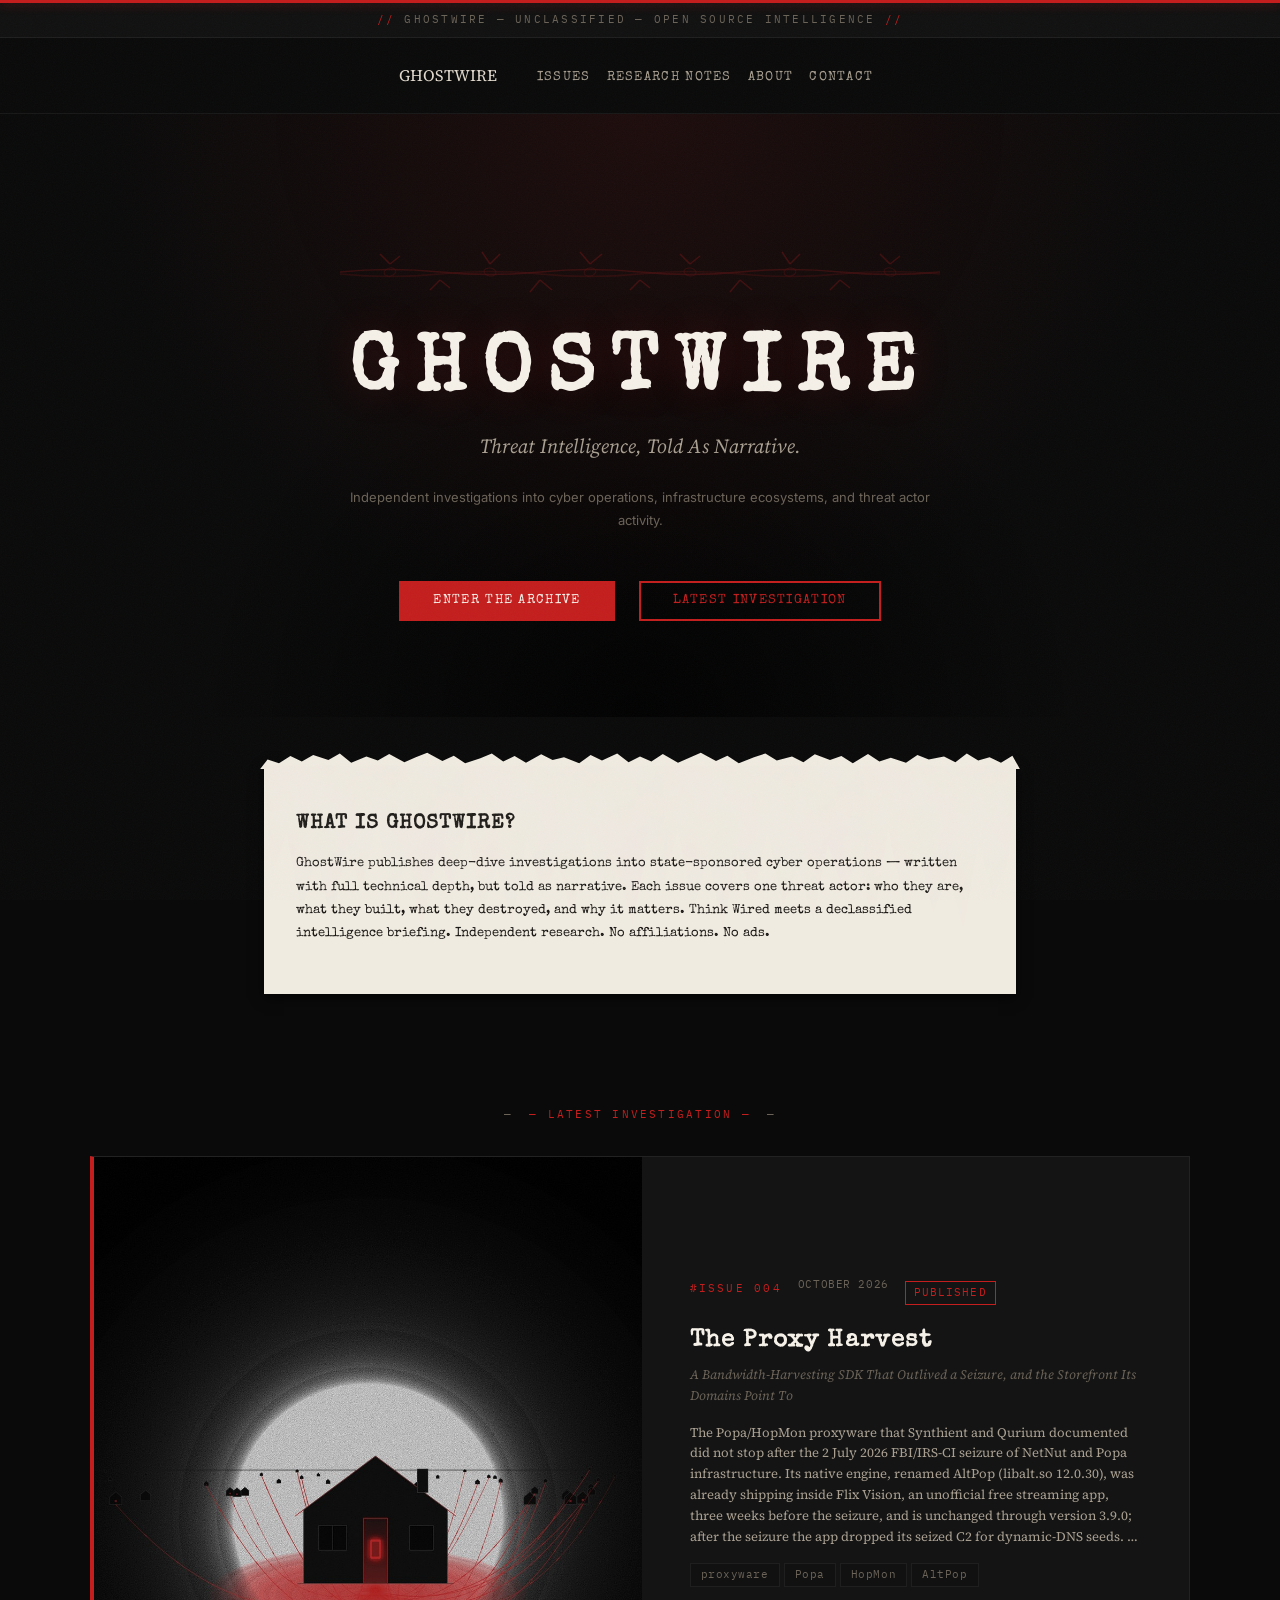
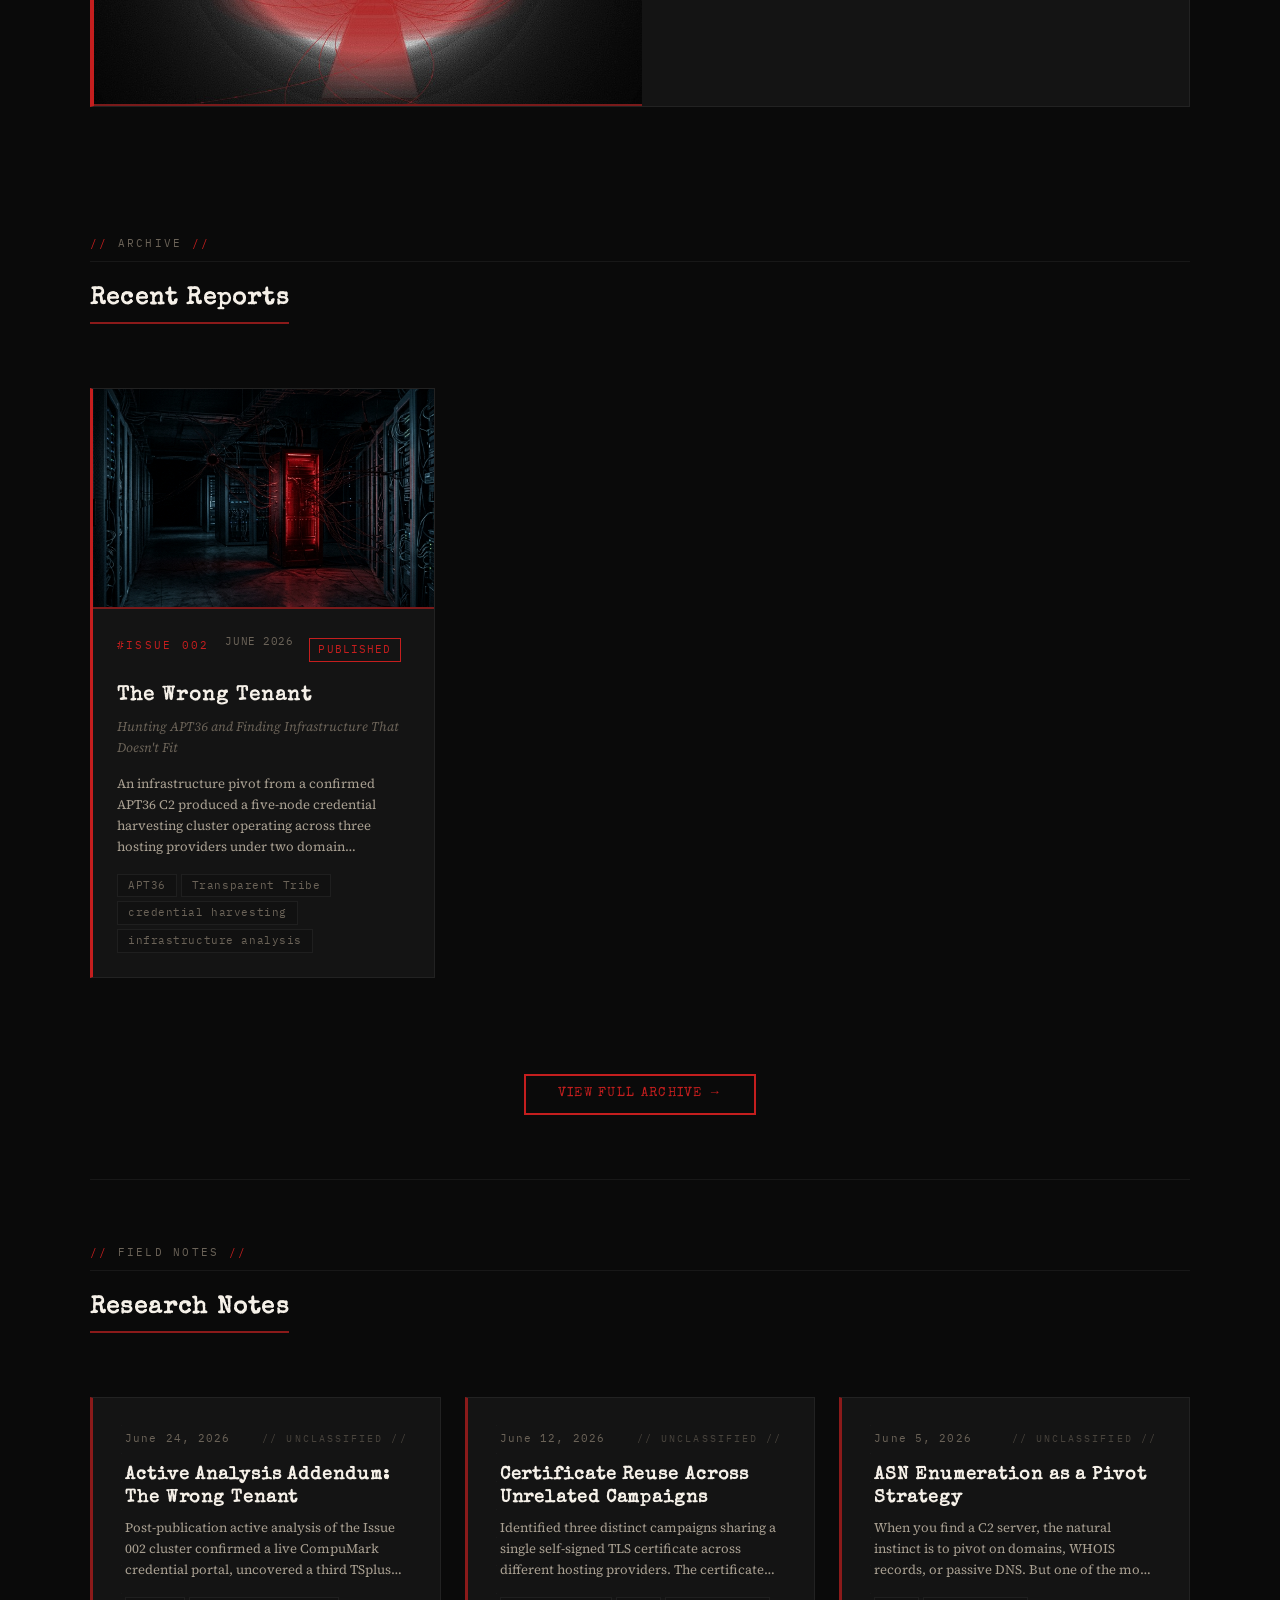
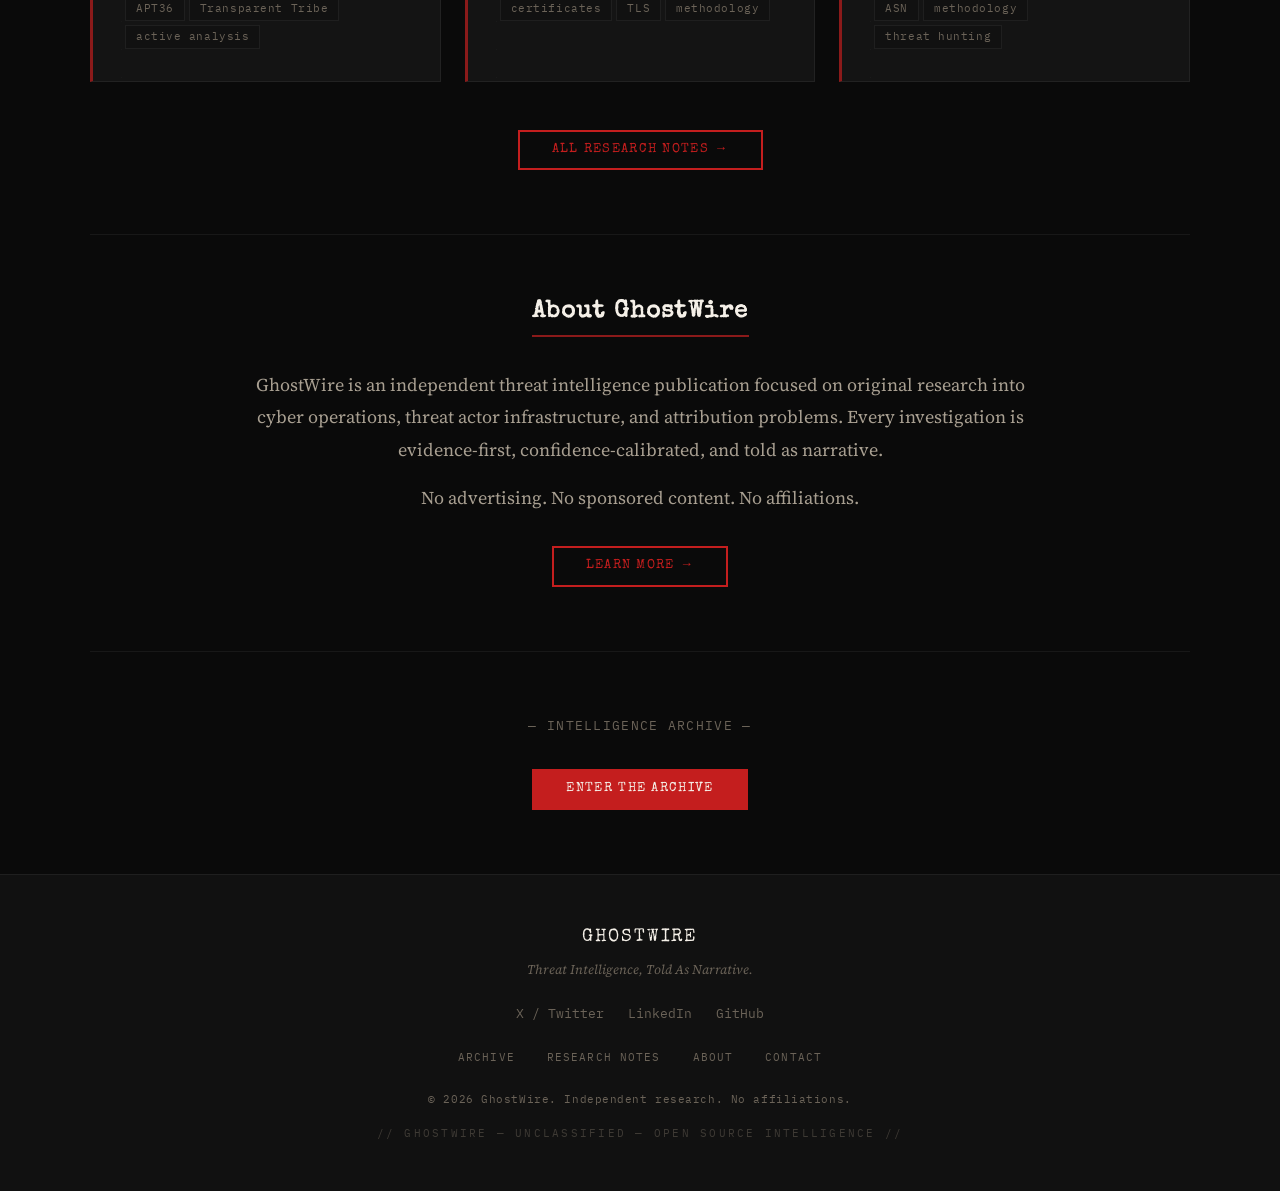
<file: index.html>
<!DOCTYPE html>
<html lang="en">
<head>
  <meta charset="UTF-8">
  <meta name="viewport" content="width=device-width, initial-scale=1.0">
  <title>GhostWire — Threat Intelligence, Told As Narrative</title>
  <meta name="description" content="GhostWire is an independent threat intelligence publication. Original investigations into threat actors, cyber operations, infrastructure ecosystems, and attribution problems.">
  <meta name="keywords" content="threat intelligence, cyber operations, threat actors, malware analysis, infrastructure analysis, APT, GhostWire">
  <meta name="author" content="GhostWire">

  <!-- Open Graph -->
  <meta property="og:title" content="GhostWire — Threat Intelligence, Told As Narrative">
  <meta property="og:description" content="Independent investigations into cyber operations, infrastructure ecosystems, and threat actor activity.">
  <meta property="og:type" content="website">
  <meta property="og:url" content="https://ghostwireintel.page">

  <!-- Twitter -->
  <meta name="twitter:card" content="summary_large_image">
  <meta name="twitter:site" content="@GhostWireCTI">
  <meta name="twitter:title" content="GhostWire — Threat Intelligence, Told As Narrative">

  <link rel="icon" type="image/svg+xml" href="favicon.svg">
  <link rel="canonical" href="https://ghostwireintel.page/">

  <!-- Fonts -->
  <link rel="preconnect" href="https://fonts.googleapis.com">
  <link rel="preconnect" href="https://fonts.gstatic.com" crossorigin>
  <link href="https://fonts.googleapis.com/css2?family=IBM+Plex+Mono:wght@300;400;500;600&family=Inter:wght@300;400;500;600&family=Source+Serif+4:ital,wght@0,300;0,400;0,600;0,700;1,300;1,400&family=Special+Elite&display=swap" rel="stylesheet">

  <!-- Styles -->
  <link rel="stylesheet" href="css/reset.css">
  <link rel="stylesheet" href="css/variables.css">
  <link rel="stylesheet" href="css/base.css">
  <link rel="stylesheet" href="css/components.css">
  <link rel="stylesheet" href="css/addendum.css">
  <link rel="stylesheet" href="css/torn-paper.css">
  <link rel="stylesheet" href="css/home.css">
  <link rel="stylesheet" href="css/notes.css">
  <link rel="stylesheet" href="css/responsive.css">
</head>
<body>
  <!-- Classification Bar -->
  <div id="classification-bar"></div>

  <!-- Navigation -->
  <nav id="main-nav"></nav>

  <!-- Hero Section -->
  <section class="hero" id="hero"></section>

  <!-- What Is GhostWire (Torn Paper) -->
  <section class="container about-brief">
    <div class="torn-paper paper-texture">
      <h2 class="torn-paper-title">What is GhostWire?</h2>
      <div class="torn-paper-body">
        <p>GhostWire publishes deep-dive investigations into state-sponsored cyber operations — written with full technical depth, but told as narrative. Each issue covers one threat actor: who they are, what they built, what they destroyed, and why it matters. Think Wired meets a declassified intelligence briefing. Independent research. No affiliations. No ads.</p>
      </div>
    </div>
  </section>

  <!-- Featured Report -->
  <section class="featured-section container" id="featured" >
    <div id="featured-report"></div>
  </section>

  <!-- Recent Reports -->
  <section class="recent-section container" id="recent-reports"></section>

  <!-- Research Notes Preview -->
  <section class="notes-preview-section container" id="recent-notes"></section>

  <!-- About GhostWire (Brief) -->
  <section class="about-home-section container">
    <div class="about-home-content">
      <h2 class="section-title">About GhostWire</h2>
      <p>GhostWire is an independent threat intelligence publication focused on original research into cyber operations, threat actor infrastructure, and attribution problems. Every investigation is evidence-first, confidence-calibrated, and told as narrative.</p>
      <p>No advertising. No sponsored content. No affiliations.</p>
      <div style="margin-top: var(--space-xl);">
        <a href="about.html" class="btn btn-outline">Learn More →</a>
      </div>
    </div>
  </section>

  <!-- Archive CTA -->
  <section class="archive-cta-section container">
    <p>— Intelligence Archive —</p>
    <a href="archive.html" class="btn btn-primary">Enter the Archive</a>
  </section>

  <!-- Footer -->
  <footer id="footer"></footer>

  <!-- Scripts -->
  <script src="js/data.js"></script>
  <script src="js/components.js"></script>
  <script src="js/home.js"></script>
</body>
</html>
</file>
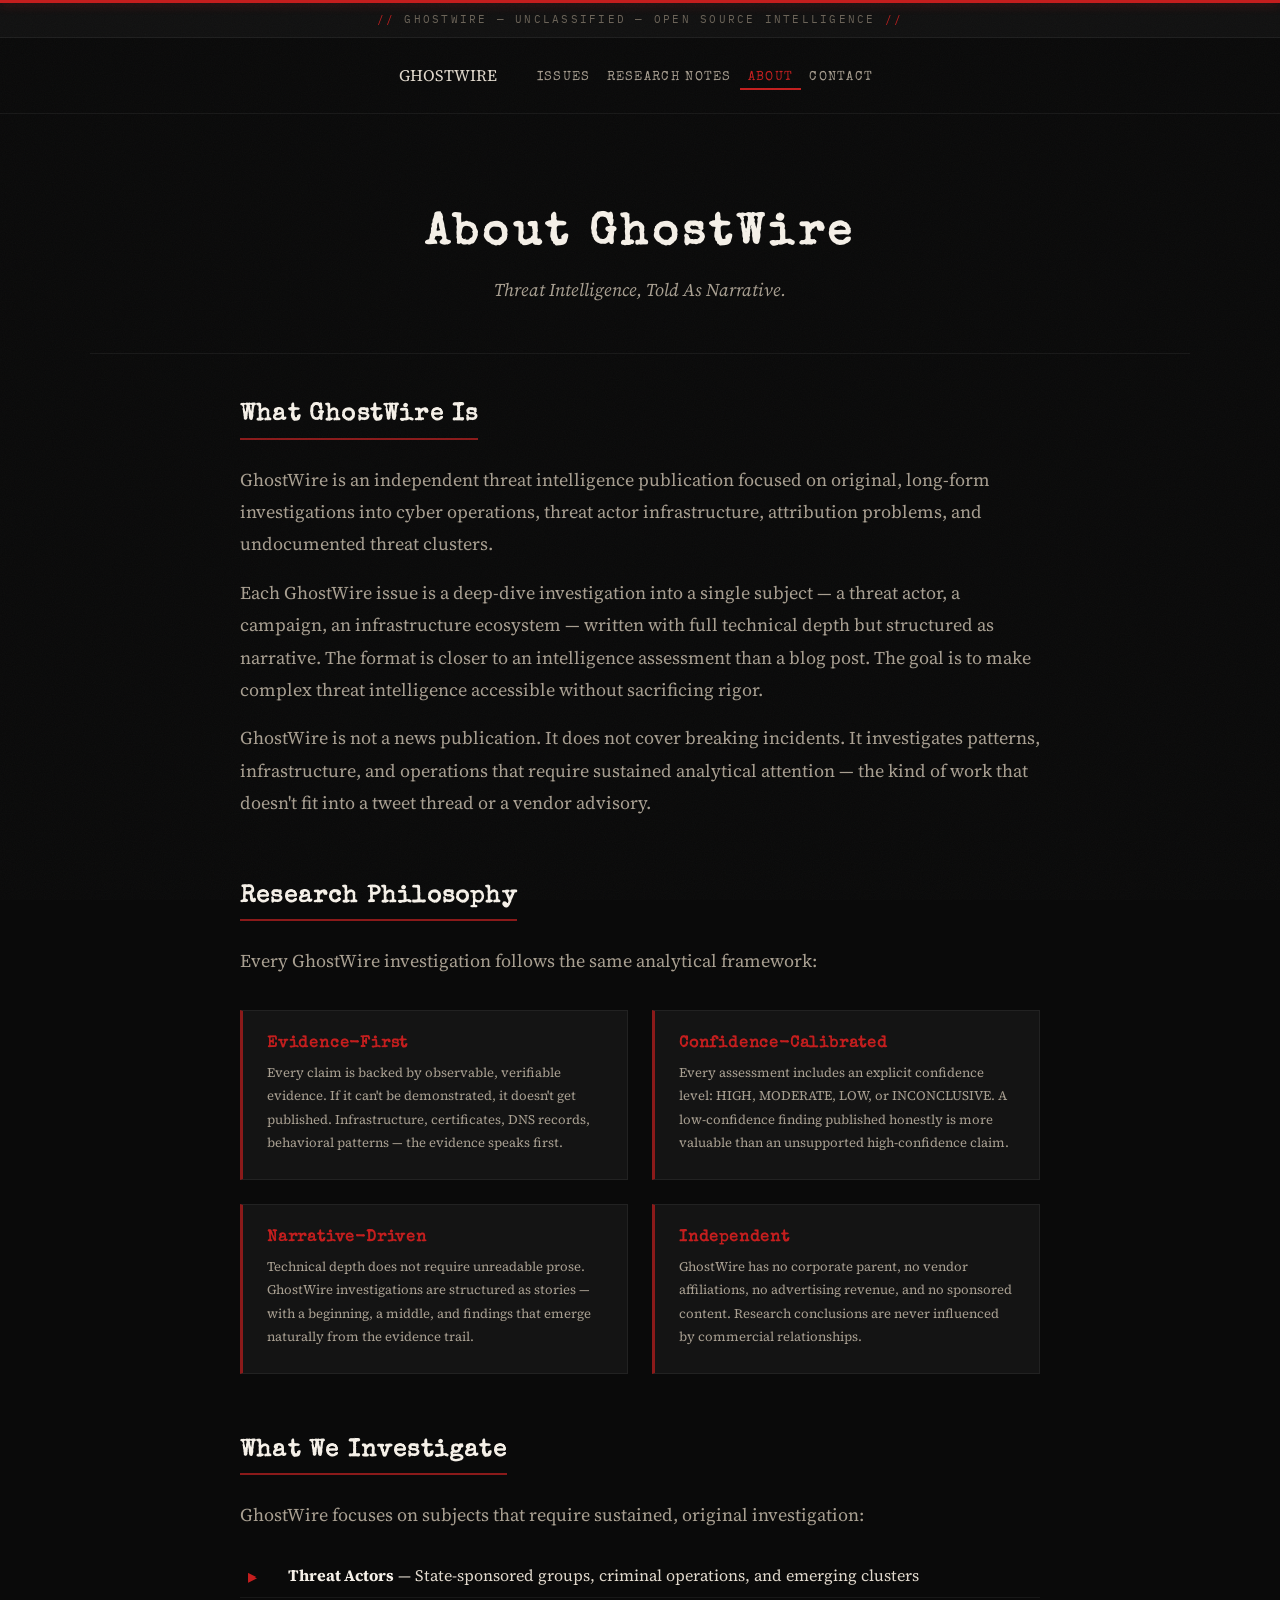
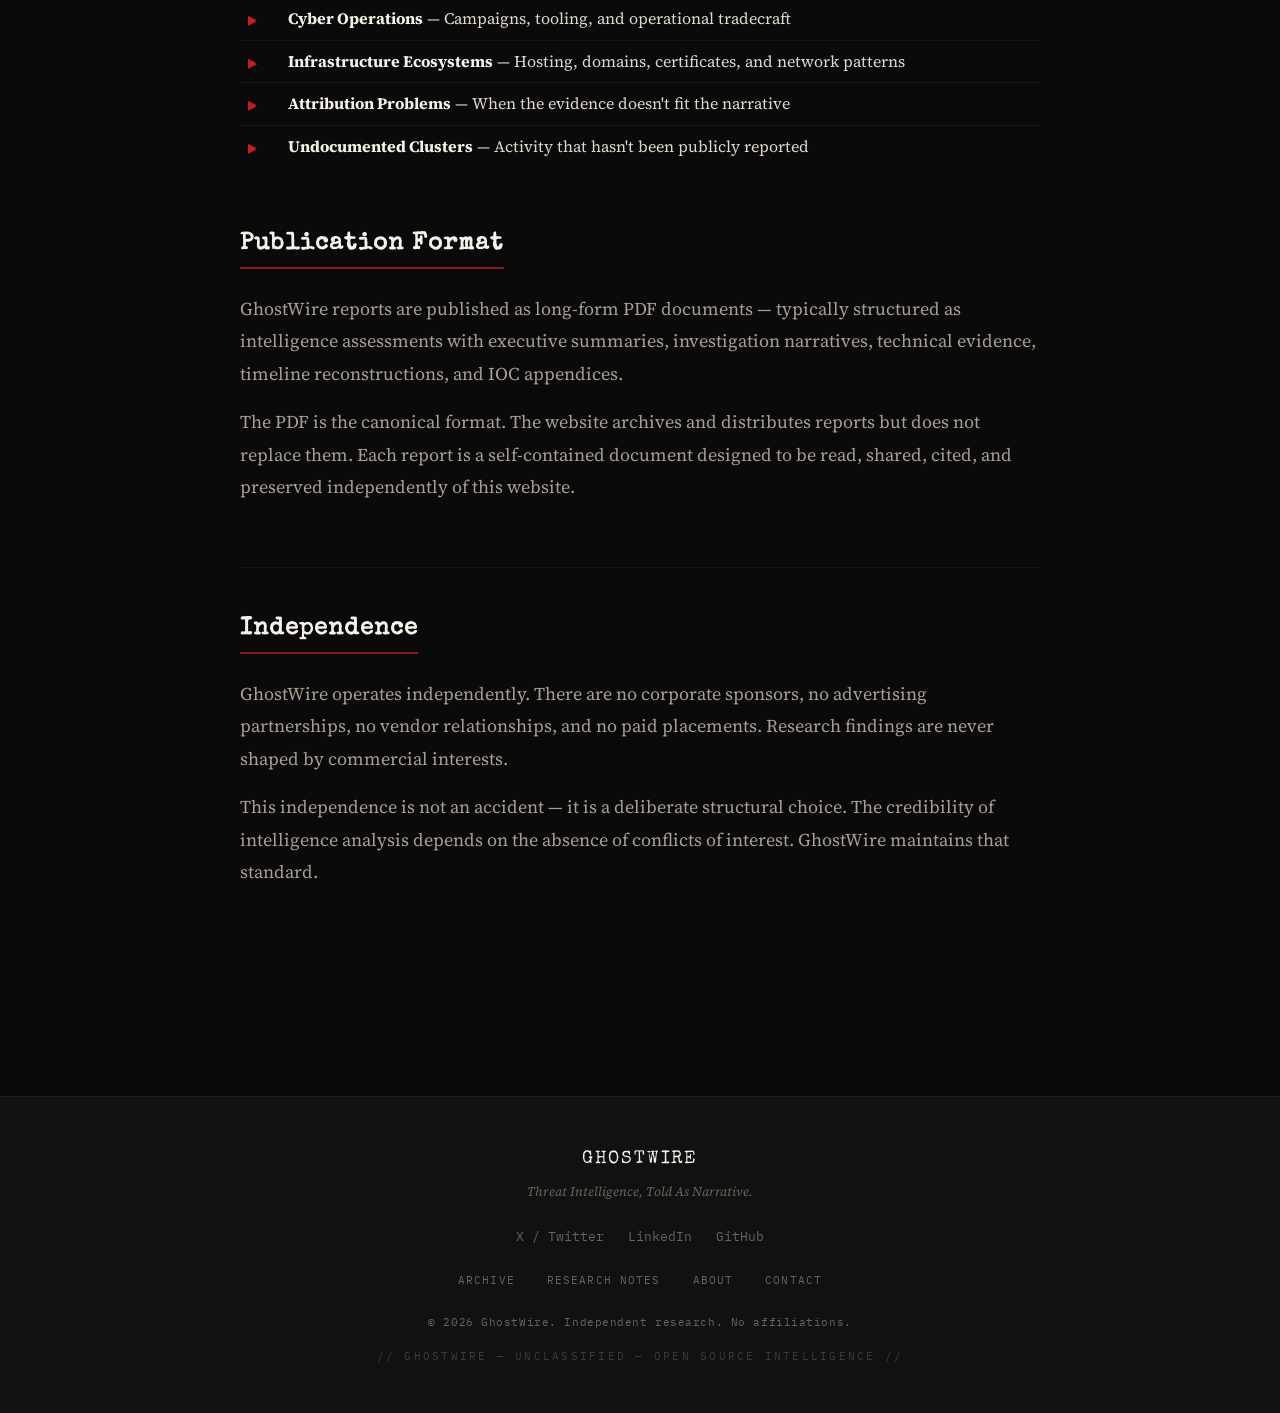
<file: about.html>
<!DOCTYPE html>
<html lang="en">
<head>
  <meta charset="UTF-8">
  <meta name="viewport" content="width=device-width, initial-scale=1.0">
  <title>About — GhostWire</title>
  <meta name="description" content="GhostWire is an independent threat intelligence publication. Evidence-first analysis. Confidence-calibrated assessments. No advertising. No sponsored content.">

  <!-- Open Graph -->
  <meta property="og:title" content="About GhostWire">
  <meta property="og:description" content="Independent threat intelligence publication. Evidence-first analysis.">
  <meta property="og:type" content="website">

  <!-- Twitter -->
  <meta name="twitter:card" content="summary">
  <meta name="twitter:site" content="@GhostWireCTI">

  <link rel="icon" type="image/svg+xml" href="favicon.svg">

  <!-- Fonts -->
  <link rel="preconnect" href="https://fonts.googleapis.com">
  <link rel="preconnect" href="https://fonts.gstatic.com" crossorigin>
  <link href="https://fonts.googleapis.com/css2?family=IBM+Plex+Mono:wght@300;400;500;600&family=Inter:wght@300;400;500;600&family=Source+Serif+4:ital,wght@0,300;0,400;0,600;0,700;1,300;1,400&family=Special+Elite&display=swap" rel="stylesheet">

  <!-- Styles -->
  <link rel="stylesheet" href="css/reset.css">
  <link rel="stylesheet" href="css/variables.css">
  <link rel="stylesheet" href="css/base.css">
  <link rel="stylesheet" href="css/components.css">
  <link rel="stylesheet" href="css/notes.css">
  <link rel="stylesheet" href="css/responsive.css">
</head>
<body>
  <!-- Classification Bar -->
  <div id="classification-bar"></div>

  <!-- Navigation -->
  <nav id="main-nav"></nav>

  <main class="about-page">
    <!-- Header -->
    <header class="about-header container">
      <h1>About GhostWire</h1>
      <p style="font-family: var(--font-body); font-style: italic; color: var(--text-secondary); font-size: var(--text-lg);">Threat Intelligence, Told As Narrative.</p>
    </header>

    <div class="about-content container">
      <!-- What GhostWire Is -->
      <div class="about-section-block">
        <h2>What GhostWire Is</h2>
        <p>GhostWire is an independent threat intelligence publication focused on original, long-form investigations into cyber operations, threat actor infrastructure, attribution problems, and undocumented threat clusters.</p>
        <p>Each GhostWire issue is a deep-dive investigation into a single subject — a threat actor, a campaign, an infrastructure ecosystem — written with full technical depth but structured as narrative. The format is closer to an intelligence assessment than a blog post. The goal is to make complex threat intelligence accessible without sacrificing rigor.</p>
        <p>GhostWire is not a news publication. It does not cover breaking incidents. It investigates patterns, infrastructure, and operations that require sustained analytical attention — the kind of work that doesn't fit into a tweet thread or a vendor advisory.</p>
      </div>

      <!-- Research Philosophy -->
      <div class="about-section-block">
        <h2>Research Philosophy</h2>
        <p>Every GhostWire investigation follows the same analytical framework:</p>
        <div class="about-principles">
          <div class="about-principle">
            <h3>Evidence-First</h3>
            <p>Every claim is backed by observable, verifiable evidence. If it can't be demonstrated, it doesn't get published. Infrastructure, certificates, DNS records, behavioral patterns — the evidence speaks first.</p>
          </div>
          <div class="about-principle">
            <h3>Confidence-Calibrated</h3>
            <p>Every assessment includes an explicit confidence level: HIGH, MODERATE, LOW, or INCONCLUSIVE. A low-confidence finding published honestly is more valuable than an unsupported high-confidence claim.</p>
          </div>
          <div class="about-principle">
            <h3>Narrative-Driven</h3>
            <p>Technical depth does not require unreadable prose. GhostWire investigations are structured as stories — with a beginning, a middle, and findings that emerge naturally from the evidence trail.</p>
          </div>
          <div class="about-principle">
            <h3>Independent</h3>
            <p>GhostWire has no corporate parent, no vendor affiliations, no advertising revenue, and no sponsored content. Research conclusions are never influenced by commercial relationships.</p>
          </div>
        </div>
      </div>

      <!-- What GhostWire Investigates -->
      <div class="about-section-block">
        <h2>What We Investigate</h2>
        <p>GhostWire focuses on subjects that require sustained, original investigation:</p>
        <div style="margin-top: var(--space-lg);">
          <div class="key-findings-item" style="padding: var(--space-sm) var(--space-sm) var(--space-sm) var(--space-2xl); border-bottom: 1px solid var(--border-subtle); position: relative;">
            <span style="position: absolute; left: var(--space-sm); color: var(--accent-primary);">▸</span>
            <strong style="color: var(--text-bright);">Threat Actors</strong> — State-sponsored groups, criminal operations, and emerging clusters
          </div>
          <div class="key-findings-item" style="padding: var(--space-sm) var(--space-sm) var(--space-sm) var(--space-2xl); border-bottom: 1px solid var(--border-subtle); position: relative;">
            <span style="position: absolute; left: var(--space-sm); color: var(--accent-primary);">▸</span>
            <strong style="color: var(--text-bright);">Cyber Operations</strong> — Campaigns, tooling, and operational tradecraft
          </div>
          <div class="key-findings-item" style="padding: var(--space-sm) var(--space-sm) var(--space-sm) var(--space-2xl); border-bottom: 1px solid var(--border-subtle); position: relative;">
            <span style="position: absolute; left: var(--space-sm); color: var(--accent-primary);">▸</span>
            <strong style="color: var(--text-bright);">Infrastructure Ecosystems</strong> — Hosting, domains, certificates, and network patterns
          </div>
          <div class="key-findings-item" style="padding: var(--space-sm) var(--space-sm) var(--space-sm) var(--space-2xl); border-bottom: 1px solid var(--border-subtle); position: relative;">
            <span style="position: absolute; left: var(--space-sm); color: var(--accent-primary);">▸</span>
            <strong style="color: var(--text-bright);">Attribution Problems</strong> — When the evidence doesn't fit the narrative
          </div>
          <div class="key-findings-item" style="padding: var(--space-sm) var(--space-sm) var(--space-sm) var(--space-2xl); position: relative;">
            <span style="position: absolute; left: var(--space-sm); color: var(--accent-primary);">▸</span>
            <strong style="color: var(--text-bright);">Undocumented Clusters</strong> — Activity that hasn't been publicly reported
          </div>
        </div>
      </div>

      <!-- Publication Format -->
      <div class="about-section-block">
        <h2>Publication Format</h2>
        <p>GhostWire reports are published as long-form PDF documents — typically structured as intelligence assessments with executive summaries, investigation narratives, technical evidence, timeline reconstructions, and IOC appendices.</p>
        <p>The PDF is the canonical format. The website archives and distributes reports but does not replace them. Each report is a self-contained document designed to be read, shared, cited, and preserved independently of this website.</p>
      </div>

      <!-- Independence Statement -->
      <div class="about-section-block" style="border-top: 1px solid var(--border-subtle); padding-top: var(--space-2xl);">
        <h2>Independence</h2>
        <p>GhostWire operates independently. There are no corporate sponsors, no advertising partnerships, no vendor relationships, and no paid placements. Research findings are never shaped by commercial interests.</p>
        <p>This independence is not an accident — it is a deliberate structural choice. The credibility of intelligence analysis depends on the absence of conflicts of interest. GhostWire maintains that standard.</p>
      </div>
    </div>
  </main>

  <!-- Footer -->
  <footer id="footer"></footer>

  <!-- Scripts -->
  <script src="js/data.js"></script>
  <script src="js/components.js"></script>
  <script>
    document.addEventListener('DOMContentLoaded', () => {
      initPage('about');
    });
  </script>
</body>
</html>
</file>
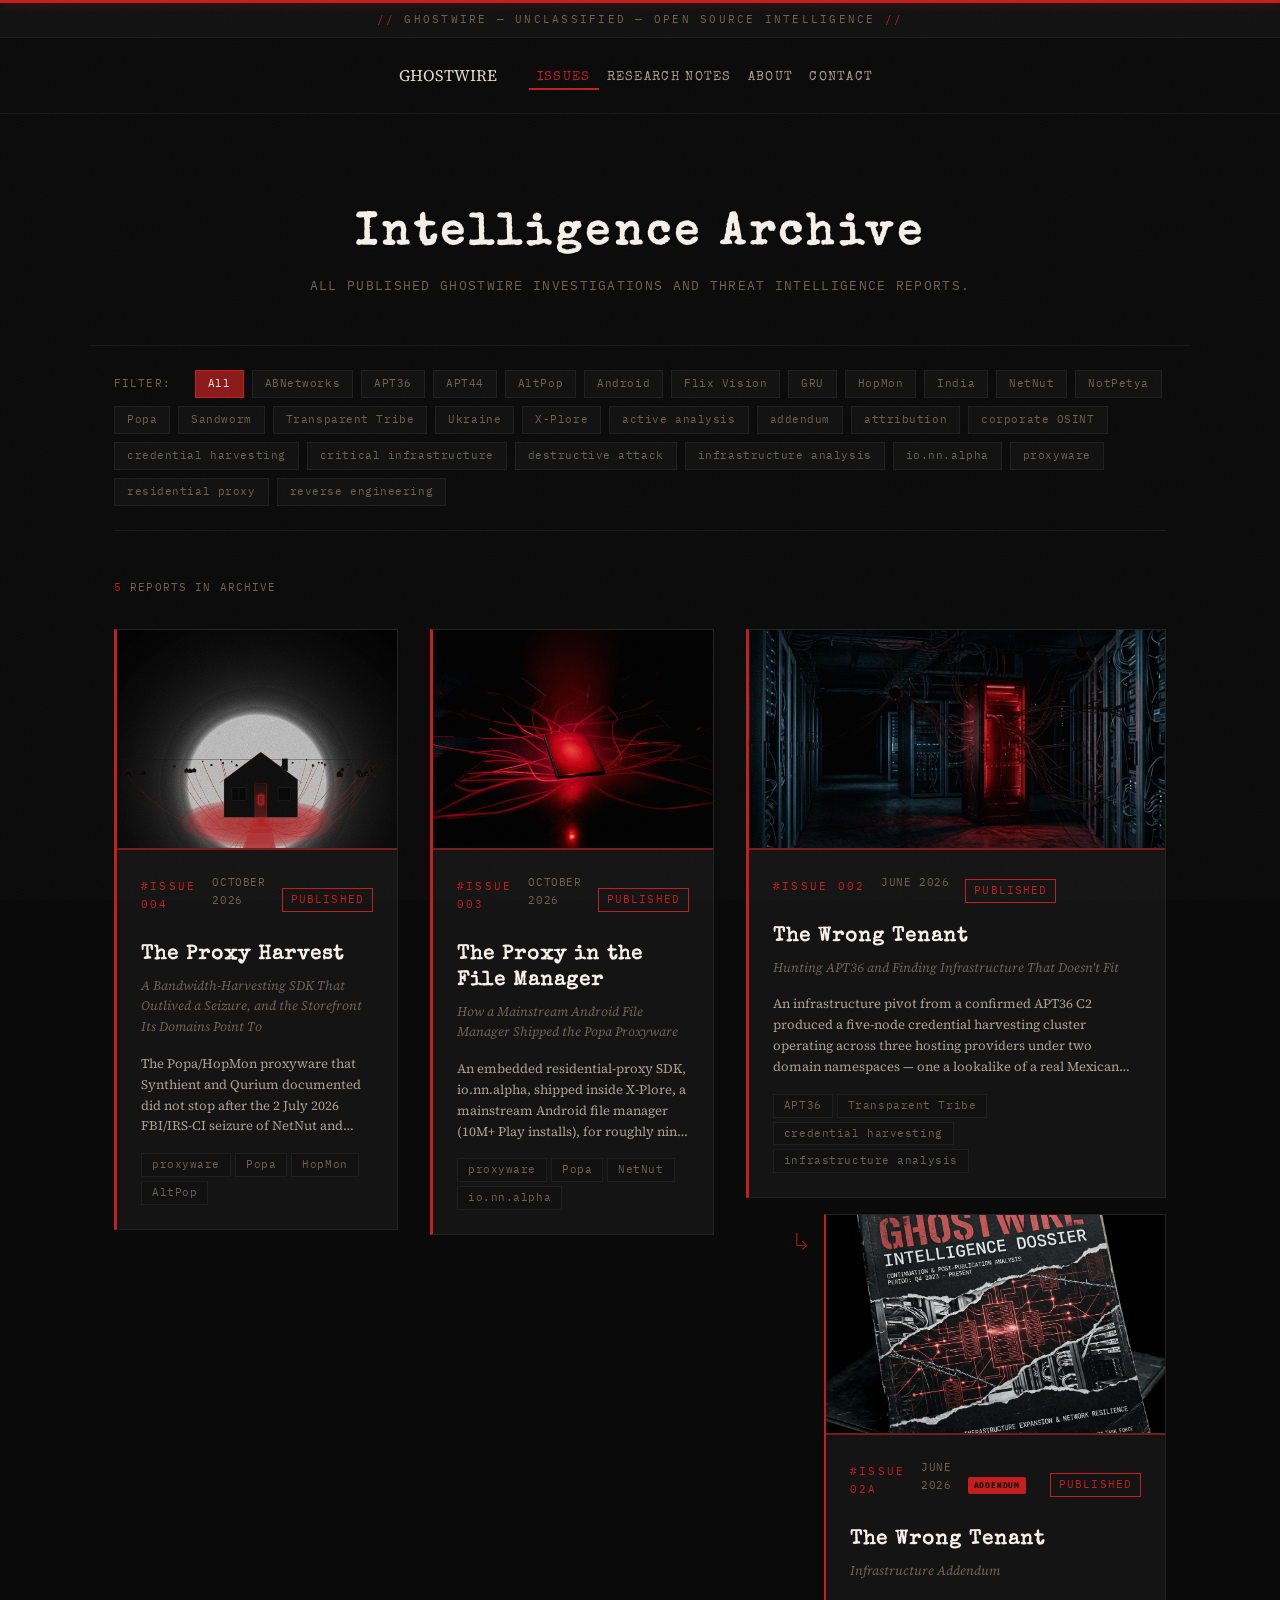
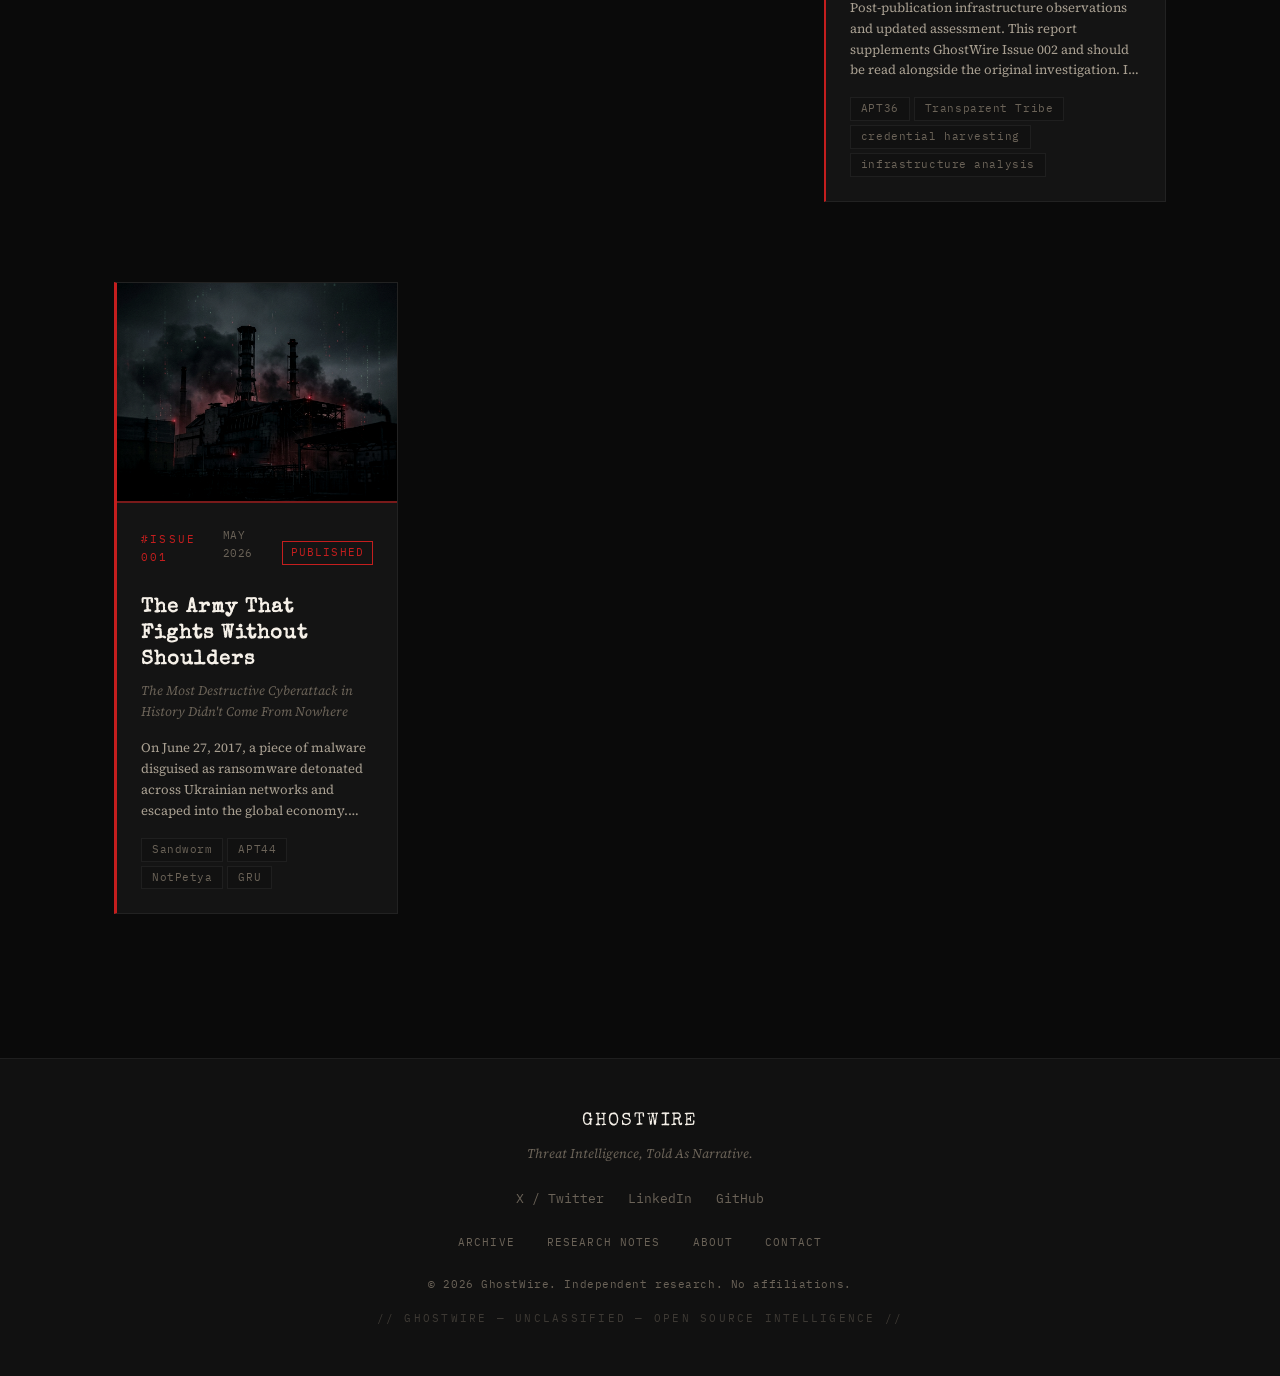
<file: archive.html>
<!DOCTYPE html>
<html lang="en">
<head>
  <meta charset="UTF-8">
  <meta name="viewport" content="width=device-width, initial-scale=1.0">
  <title>Intelligence Archive — GhostWire</title>
  <meta name="description" content="Browse the complete GhostWire intelligence archive. All published threat intelligence reports and investigations.">

  <!-- Open Graph -->
  <meta property="og:title" content="Intelligence Archive — GhostWire">
  <meta property="og:description" content="Browse the complete GhostWire intelligence archive.">
  <meta property="og:type" content="website">

  <!-- Twitter -->
  <meta name="twitter:card" content="summary">
  <meta name="twitter:site" content="@GhostWireCTI">

  <link rel="icon" type="image/svg+xml" href="favicon.svg">

  <!-- Fonts -->
  <link rel="preconnect" href="https://fonts.googleapis.com">
  <link rel="preconnect" href="https://fonts.gstatic.com" crossorigin>
  <link href="https://fonts.googleapis.com/css2?family=IBM+Plex+Mono:wght@300;400;500;600&family=Inter:wght@300;400;500;600&family=Source+Serif+4:ital,wght@0,300;0,400;0,600;0,700;1,300;1,400&family=Special+Elite&display=swap" rel="stylesheet">

  <!-- Styles -->
  <link rel="stylesheet" href="css/reset.css">
  <link rel="stylesheet" href="css/variables.css">
  <link rel="stylesheet" href="css/base.css">
  <link rel="stylesheet" href="css/components.css">
  <link rel="stylesheet" href="css/addendum.css">
  <link rel="stylesheet" href="css/archive.css">
  <link rel="stylesheet" href="css/responsive.css">
</head>
<body>
  <!-- Classification Bar -->
  <div id="classification-bar"></div>

  <!-- Navigation -->
  <nav id="main-nav"></nav>

  <!-- Archive Header -->
  <header class="archive-header container" id="archive-header"></header>

  <!-- Main Content -->
  <main class="container">
    <!-- Filter Bar -->
    <div class="filter-bar" id="archive-filters"></div>

    <!-- Count -->
    <div class="archive-count" id="archive-count"></div>

    <!-- Archive Grid -->
    <div class="archive-grid" id="archive-grid"></div>
  </main>

  <!-- Footer -->
  <footer id="footer"></footer>

  <!-- Scripts -->
  <script src="js/data.js"></script>
  <script src="js/components.js"></script>
  <script src="js/archive.js"></script>
</body>
</html>
</file>
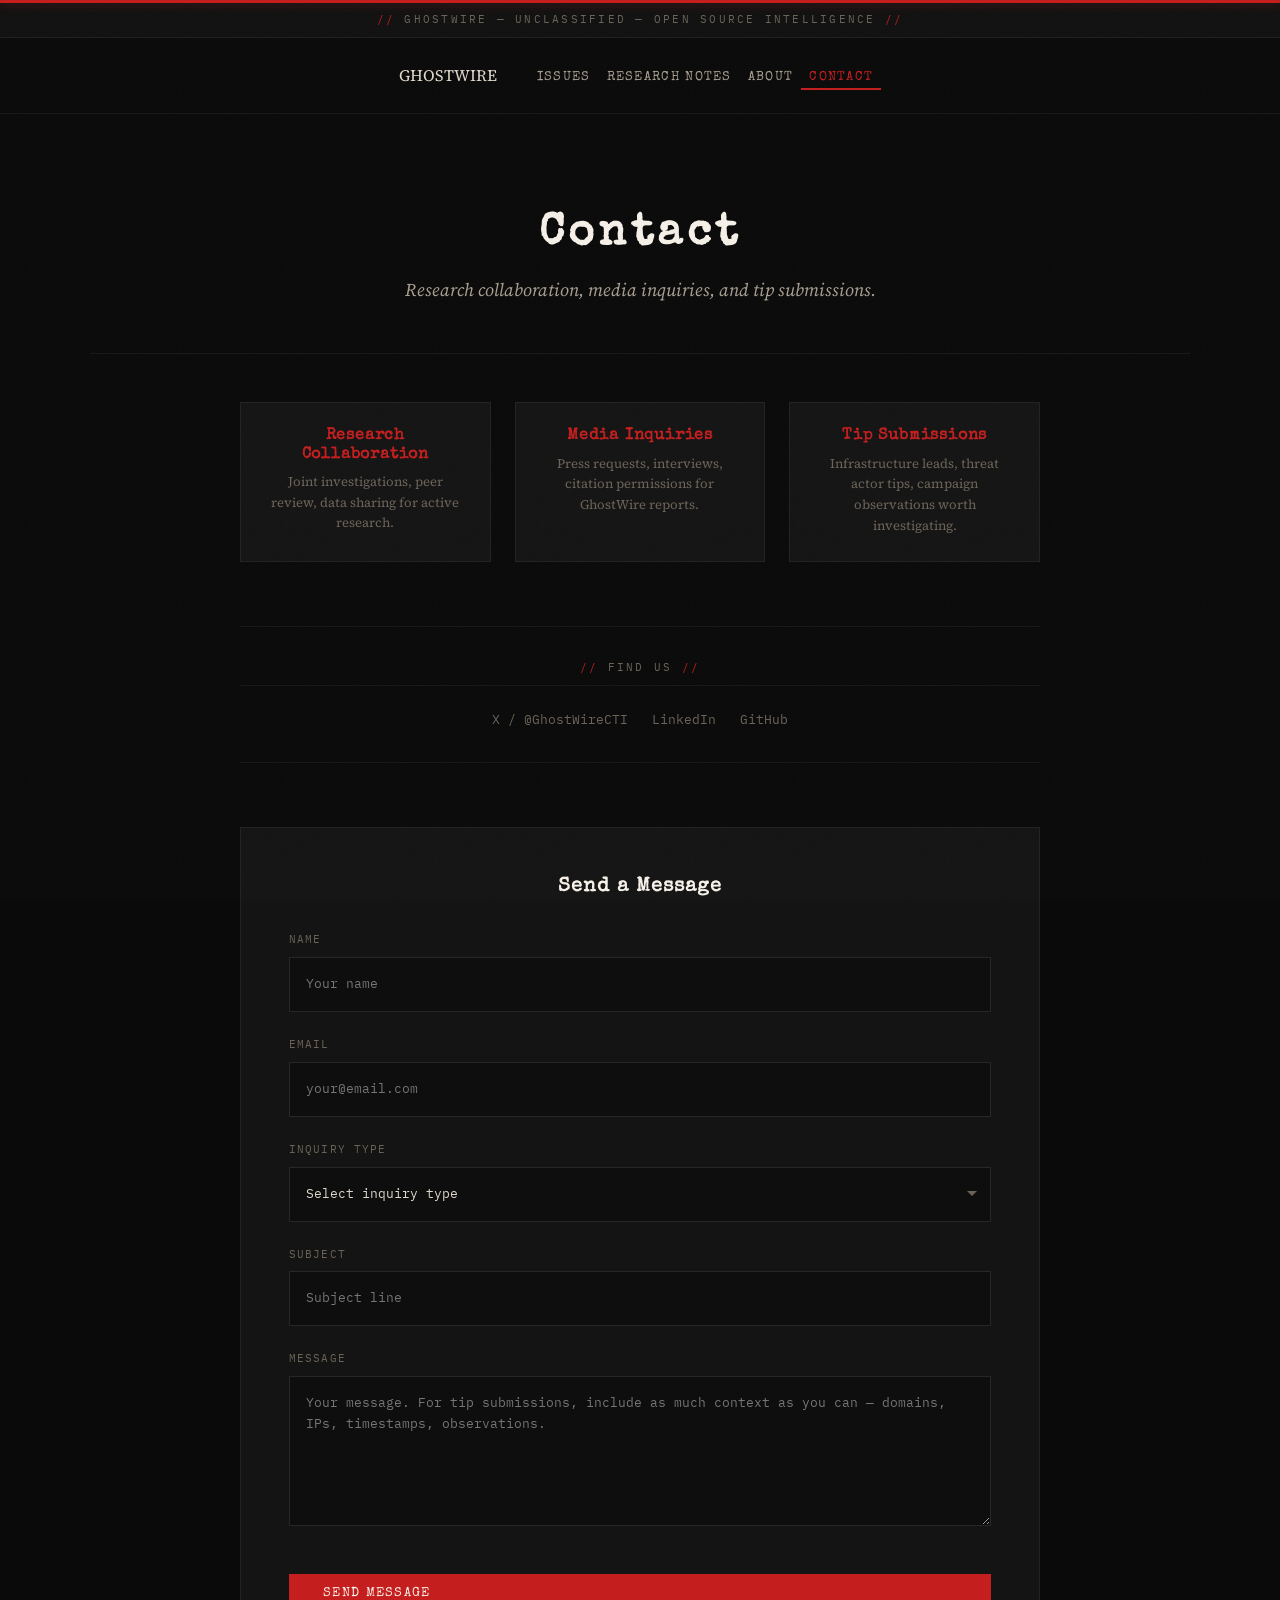
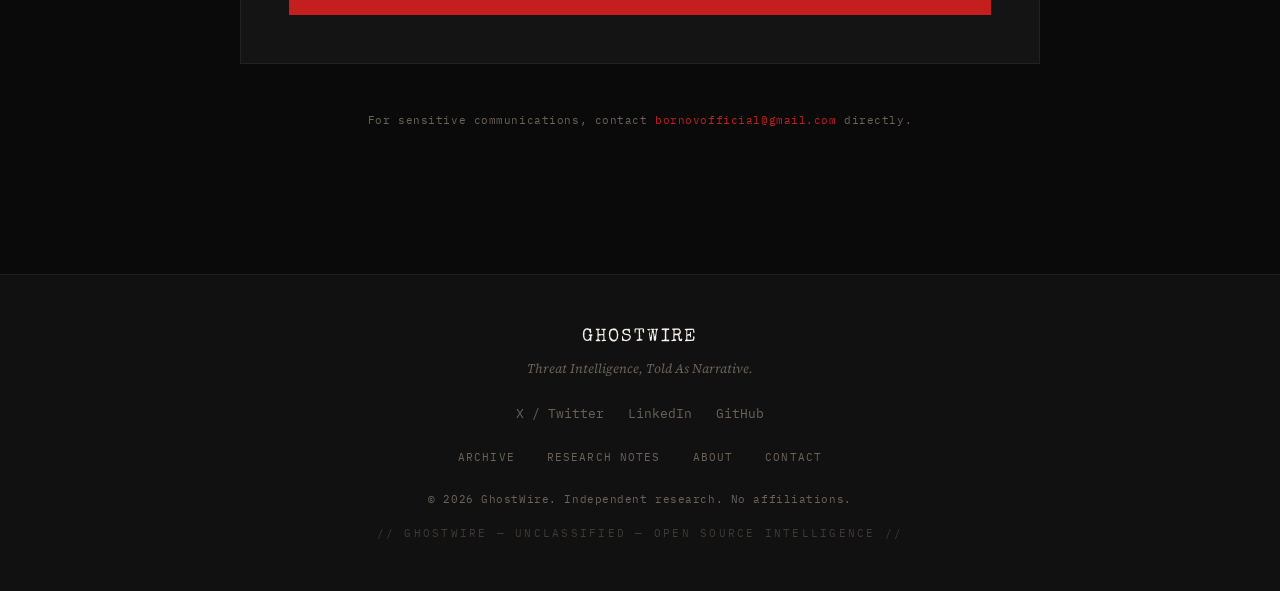
<file: contact.html>
<!DOCTYPE html>
<html lang="en">
<head>
  <meta charset="UTF-8">
  <meta name="viewport" content="width=device-width, initial-scale=1.0">
  <title>Contact — GhostWire</title>
  <meta name="description" content="Contact GhostWire for research collaboration, media inquiries, or tip submissions.">

  <!-- Open Graph -->
  <meta property="og:title" content="Contact — GhostWire">
  <meta property="og:description" content="Research collaboration, media inquiries, and tip submissions.">

  <!-- Twitter -->
  <meta name="twitter:card" content="summary">
  <meta name="twitter:site" content="@GhostWireCTI">

  <link rel="icon" type="image/svg+xml" href="favicon.svg">

  <!-- Fonts -->
  <link rel="preconnect" href="https://fonts.googleapis.com">
  <link rel="preconnect" href="https://fonts.gstatic.com" crossorigin>
  <link href="https://fonts.googleapis.com/css2?family=IBM+Plex+Mono:wght@300;400;500;600&family=Inter:wght@300;400;500;600&family=Source+Serif+4:ital,wght@0,300;0,400;0,600;0,700;1,300;1,400&family=Special+Elite&display=swap" rel="stylesheet">

  <!-- Styles -->
  <link rel="stylesheet" href="css/reset.css">
  <link rel="stylesheet" href="css/variables.css">
  <link rel="stylesheet" href="css/base.css">
  <link rel="stylesheet" href="css/components.css">
  <link rel="stylesheet" href="css/notes.css">
  <link rel="stylesheet" href="css/responsive.css">
</head>
<body>
  <!-- Classification Bar -->
  <div id="classification-bar"></div>

  <!-- Navigation -->
  <nav id="main-nav"></nav>

  <main class="contact-page">
    <!-- Header -->
    <header class="contact-header container">
      <h1>Contact</h1>
      <p style="font-family: var(--font-body); color: var(--text-secondary); font-style: italic; font-size: var(--text-lg);">Research collaboration, media inquiries, and tip submissions.</p>
    </header>

    <div class="contact-content container">
      <!-- Contact Channels -->
      <div class="contact-channels">
        <div class="contact-channel">
          <h3>Research Collaboration</h3>
          <p>Joint investigations, peer review, data sharing for active research.</p>
        </div>
        <div class="contact-channel">
          <h3>Media Inquiries</h3>
          <p>Press requests, interviews, citation permissions for GhostWire reports.</p>
        </div>
        <div class="contact-channel">
          <h3>Tip Submissions</h3>
          <p>Infrastructure leads, threat actor tips, campaign observations worth investigating.</p>
        </div>
      </div>

      <!-- Social Links -->
      <div style="text-align: center; margin-bottom: var(--space-3xl); padding: var(--space-xl) 0; border-top: 1px solid var(--border-subtle); border-bottom: 1px solid var(--border-subtle);">
        <div class="section-label" style="margin-bottom: var(--space-lg);"><span>//</span> FIND US <span>//</span></div>
        <div class="social-links" style="margin-bottom: 0;" id="contact-social-links">
          <a href="#" target="_blank" rel="noopener" class="social-link">X / @GhostWireCTI</a>
          <a href="#" target="_blank" rel="noopener" class="social-link">LinkedIn</a>
          <a href="#" target="_blank" rel="noopener" class="social-link">GitHub</a>
        </div>
      </div>

      <!-- Contact Form -->
      <div class="contact-form">
        <h2>Send a Message</h2>
        <form id="contact-form" method="POST">
          <div class="form-group">
            <label class="form-label" for="contact-name">Name</label>
            <input class="form-input" type="text" id="contact-name" name="name" required placeholder="Your name">
          </div>

          <div class="form-group">
            <label class="form-label" for="contact-email">Email</label>
            <input class="form-input" type="email" id="contact-email" name="email" required placeholder="your@email.com">
          </div>

          <div class="form-group">
            <label class="form-label" for="contact-type">Inquiry Type</label>
            <select class="form-select" id="contact-type" name="type" required>
              <option value="" disabled selected>Select inquiry type</option>
              <option value="research">Research Collaboration</option>
              <option value="media">Media Inquiry</option>
              <option value="tip">Tip Submission</option>
              <option value="general">General</option>
            </select>
          </div>

          <div class="form-group">
            <label class="form-label" for="contact-subject">Subject</label>
            <input class="form-input" type="text" id="contact-subject" name="subject" required placeholder="Subject line">
          </div>

          <div class="form-group">
            <label class="form-label" for="contact-message">Message</label>
            <textarea class="form-textarea" id="contact-message" name="message" required placeholder="Your message. For tip submissions, include as much context as you can — domains, IPs, timestamps, observations."></textarea>
          </div>

          <button type="submit" class="btn btn-primary form-submit">Send Message</button>
        </form>

        <div class="form-success">
          <p>Message received. If your inquiry requires a response, expect to hear back within 48 hours.</p>
          <p style="color: var(--text-muted); margin-top: var(--space-md); font-size: var(--text-xs);">// TRANSMISSION CONFIRMED //</p>
        </div>
      </div>

      <!-- Security Note -->
      <div style="margin-top: var(--space-2xl); text-align: center;">
        <p style="font-family: var(--font-mono); font-size: var(--text-xs); color: var(--text-muted); letter-spacing: var(--tracking-wide);">
          For sensitive communications, contact <a href="mailto:bornovofficial@gmail.com" style="color: var(--accent-primary);">bornovofficial@gmail.com</a> directly.
        </p>
      </div>
    </div>
  </main>

  <!-- Footer -->
  <footer id="footer"></footer>

  <!-- Scripts -->
  <script src="js/data.js"></script>
  <script src="js/components.js"></script>
  <script src="js/contact.js"></script>
</body>
</html>
</file>
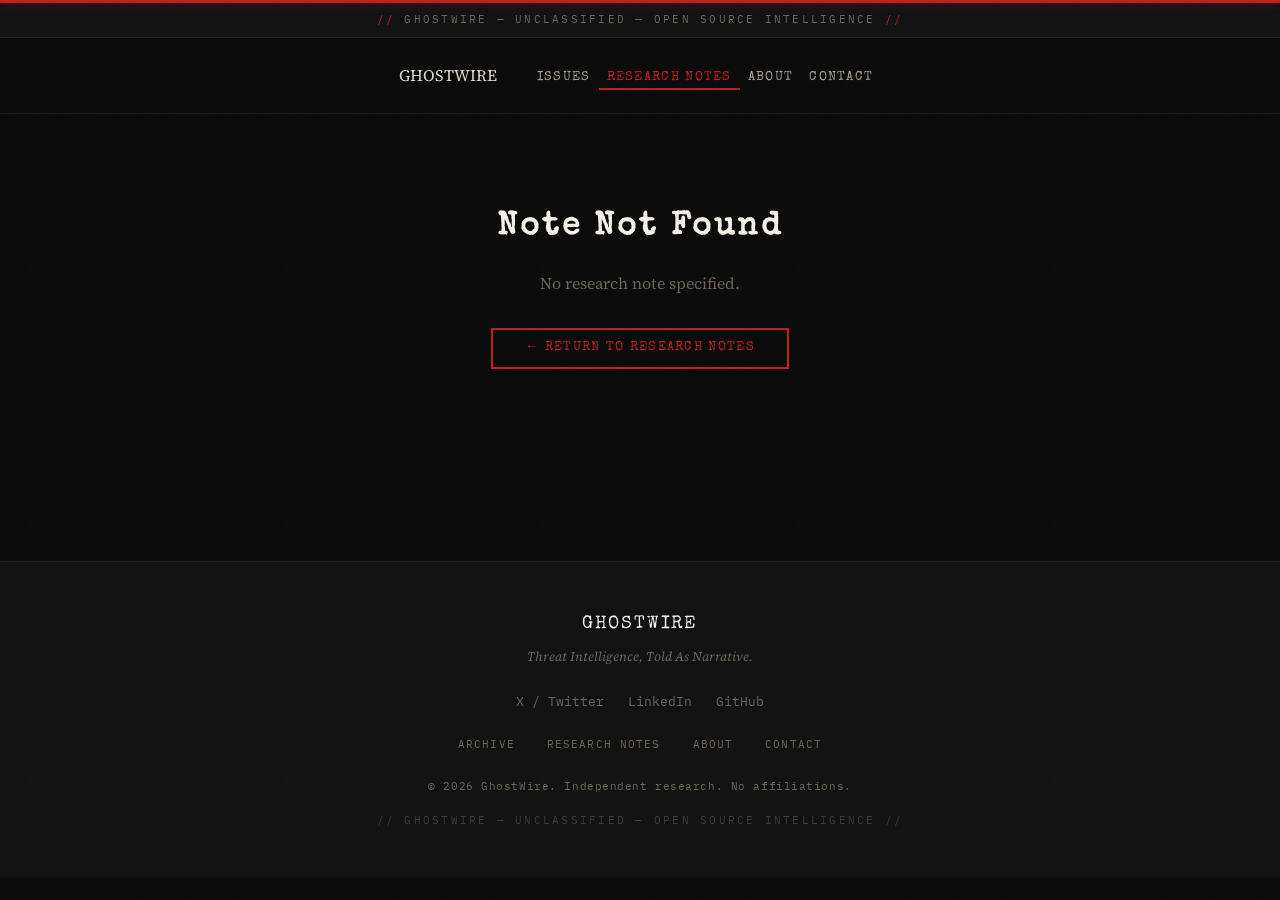
<file: note.html>
<!DOCTYPE html>
<html lang="en">
<head>
  <meta charset="UTF-8">
  <meta name="viewport" content="width=device-width, initial-scale=1.0">
  <title>Research Note — GhostWire</title>
  <meta name="description" content="GhostWire research note — analyst field observation.">

  <link rel="icon" type="image/svg+xml" href="favicon.svg">

  <!-- Fonts -->
  <link rel="preconnect" href="https://fonts.googleapis.com">
  <link rel="preconnect" href="https://fonts.gstatic.com" crossorigin>
  <link href="https://fonts.googleapis.com/css2?family=IBM+Plex+Mono:wght@300;400;500;600&family=Inter:wght@300;400;500;600&family=Source+Serif+4:ital,wght@0,300;0,400;0,600;0,700;1,300;1,400&family=Special+Elite&display=swap" rel="stylesheet">

  <!-- Styles -->
  <link rel="stylesheet" href="css/reset.css">
  <link rel="stylesheet" href="css/variables.css">
  <link rel="stylesheet" href="css/base.css">
  <link rel="stylesheet" href="css/components.css">
  <link rel="stylesheet" href="css/notes.css">
  <link rel="stylesheet" href="css/responsive.css">
</head>
<body data-page="note-single">
  <!-- Classification Bar -->
  <div id="classification-bar"></div>

  <!-- Navigation -->
  <nav id="main-nav"></nav>

  <!-- Note Content (auto-generated) -->
  <main class="note-page" id="note-content">
    <div class="loading container">Loading note</div>
  </main>

  <!-- Footer -->
  <footer id="footer"></footer>

  <!-- Scripts -->
  <script src="js/data.js"></script>
  <script src="js/components.js"></script>
  <script src="js/notes.js"></script>
</body>
</html>
</file>
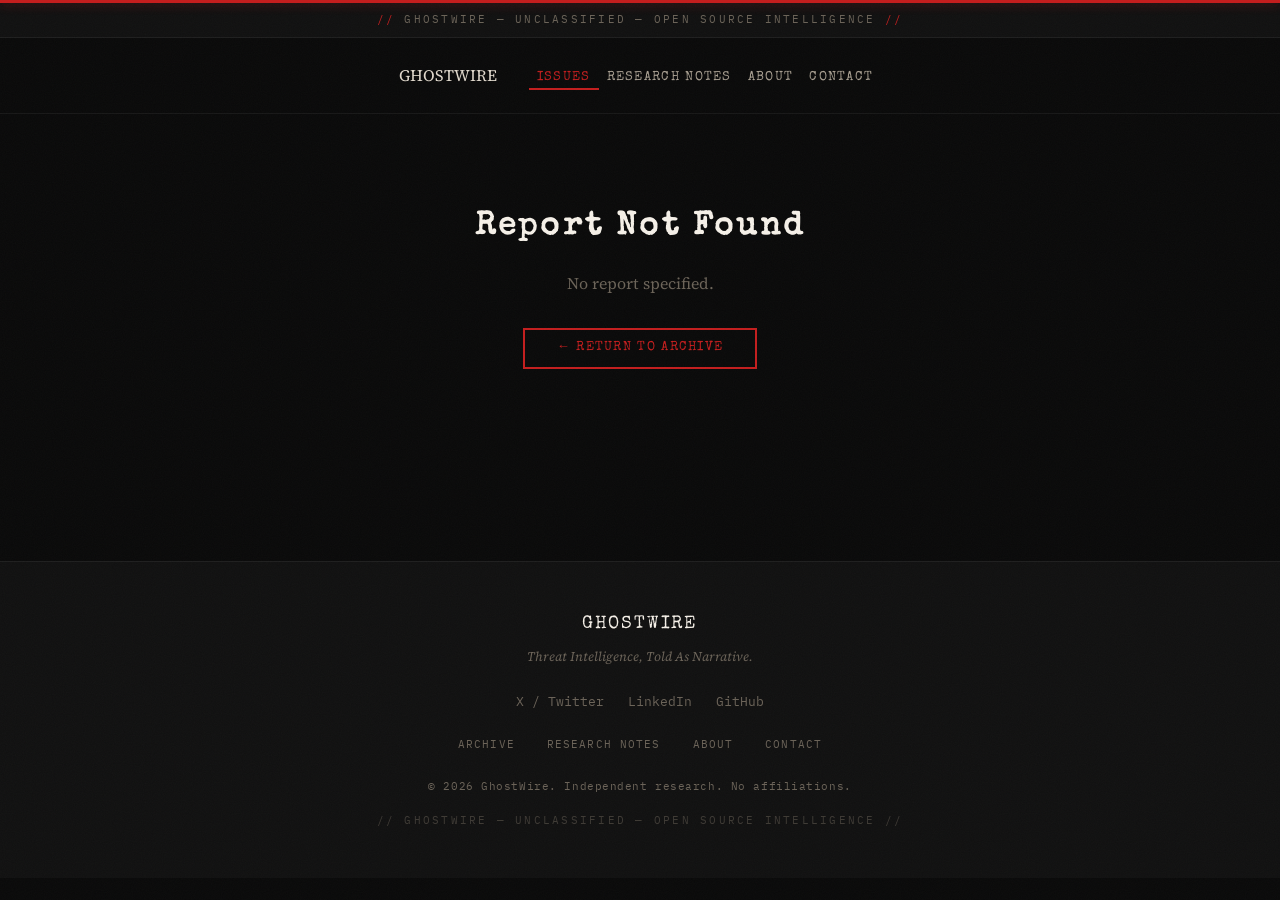
<file: report.html>
<!DOCTYPE html>
<html lang="en">
<head>
  <meta charset="UTF-8">
  <meta name="viewport" content="width=device-width, initial-scale=1.0">
  <title>Report — GhostWire</title>
  <meta name="description" content="GhostWire threat intelligence report.">

  <!-- Open Graph -->
  <meta property="og:type" content="article">
  <meta name="twitter:card" content="summary_large_image">
  <meta name="twitter:site" content="@GhostWireCTI">

  <link rel="icon" type="image/svg+xml" href="favicon.svg">

  <!-- Fonts -->
  <link rel="preconnect" href="https://fonts.googleapis.com">
  <link rel="preconnect" href="https://fonts.gstatic.com" crossorigin>
  <link href="https://fonts.googleapis.com/css2?family=IBM+Plex+Mono:wght@300;400;500;600&family=Inter:wght@300;400;500;600&family=Source+Serif+4:ital,wght@0,300;0,400;0,600;0,700;1,300;1,400&family=Special+Elite&display=swap" rel="stylesheet">

  <!-- Styles -->
  <link rel="stylesheet" href="css/reset.css">
  <link rel="stylesheet" href="css/variables.css">
  <link rel="stylesheet" href="css/base.css">
  <link rel="stylesheet" href="css/components.css">
  <link rel="stylesheet" href="css/addendum.css">
  <link rel="stylesheet" href="css/report.css">
  <link rel="stylesheet" href="css/responsive.css">
</head>
<body>
  <!-- Classification Bar -->
  <div id="classification-bar"></div>

  <!-- Navigation -->
  <nav id="main-nav"></nav>

  <!-- Report Content (auto-generated from metadata) -->
  <main class="report-page" id="report-content">
    <div class="loading">Loading report</div>
  </main>

  <!-- Footer -->
  <footer id="footer"></footer>

  <!-- Scripts -->
  <script src="js/data.js"></script>
  <script src="js/components.js"></script>
  <script src="js/report.js"></script>
</body>
</html>
</file>
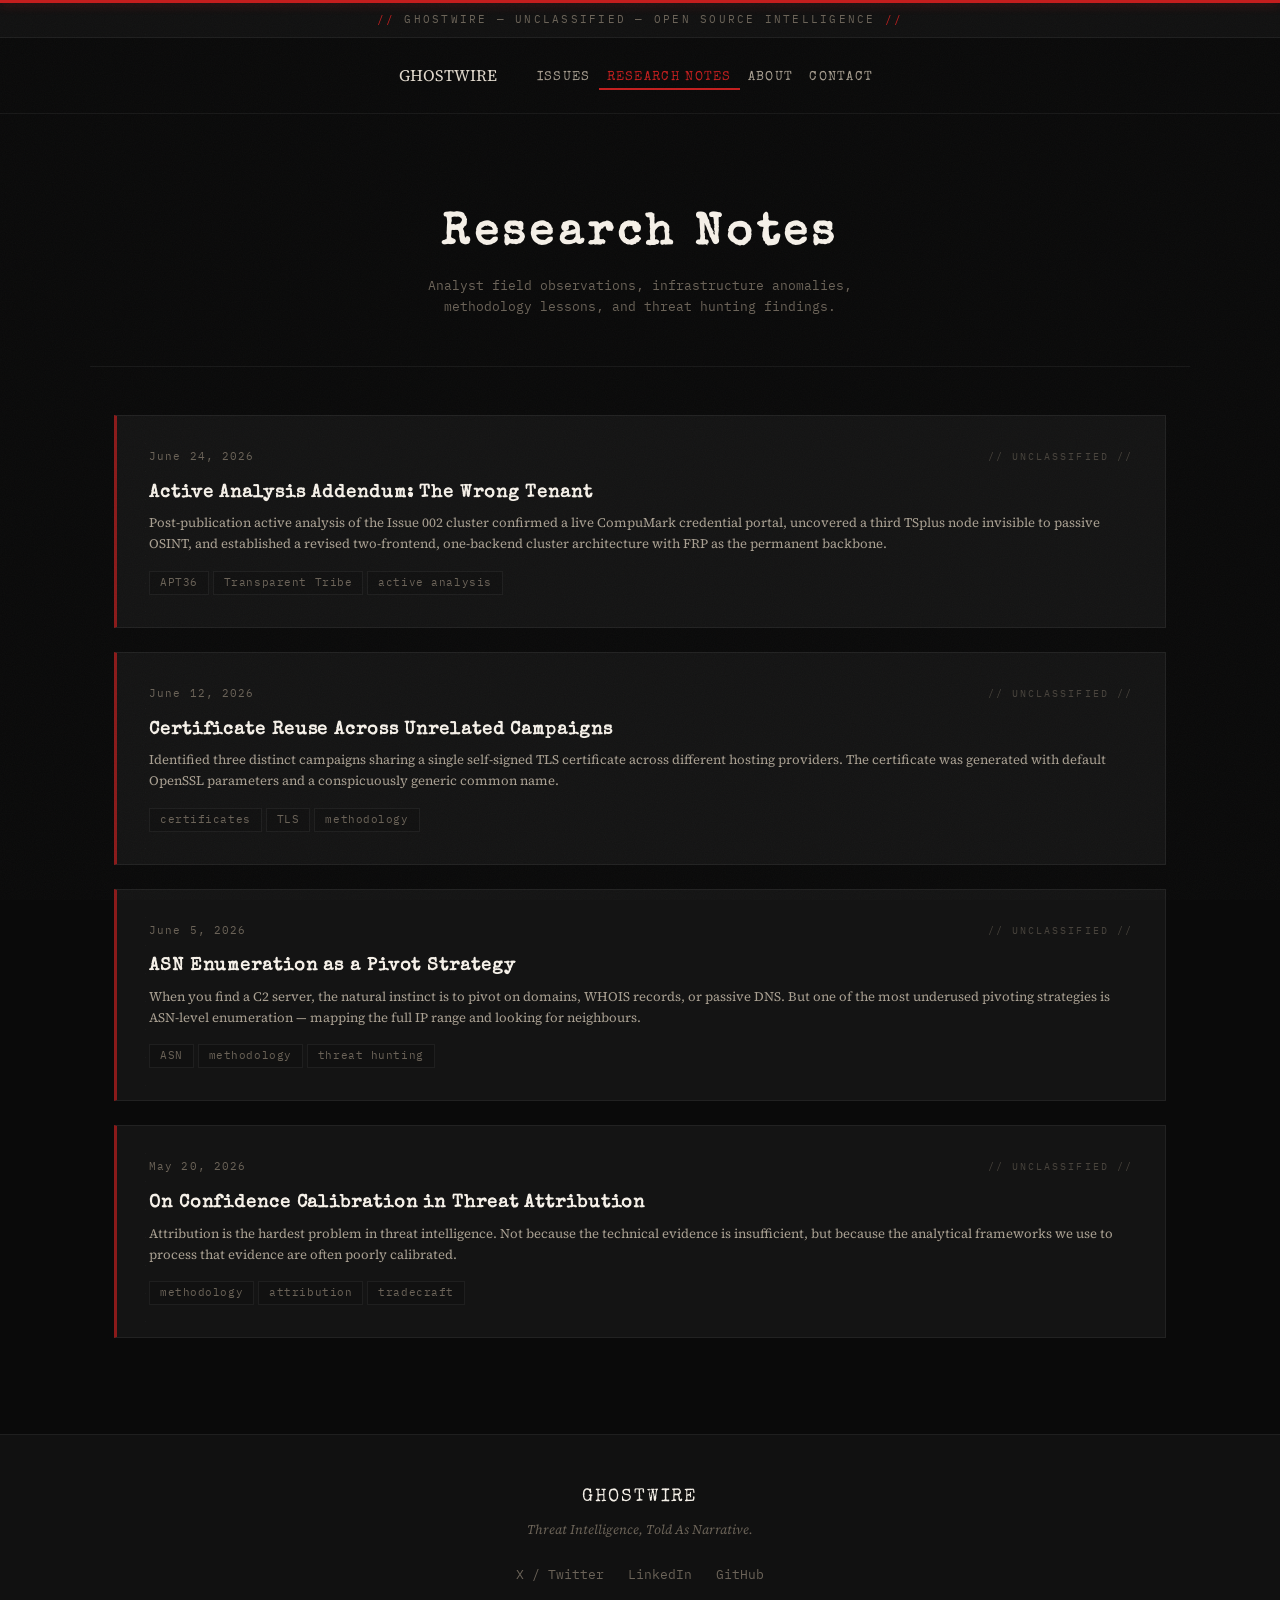
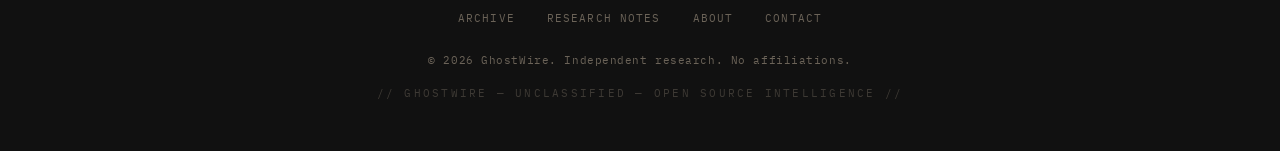
<file: research-notes.html>
<!DOCTYPE html>
<html lang="en">
<head>
  <meta charset="UTF-8">
  <meta name="viewport" content="width=device-width, initial-scale=1.0">
  <title>Research Notes — GhostWire</title>
  <meta name="description" content="GhostWire research notes — analyst field observations, infrastructure anomalies, methodology lessons, and threat hunting findings.">

  <!-- Open Graph -->
  <meta property="og:title" content="Research Notes — GhostWire">
  <meta property="og:description" content="Analyst field observations, infrastructure anomalies, and threat hunting findings.">
  <meta property="og:type" content="website">

  <!-- Twitter -->
  <meta name="twitter:card" content="summary">
  <meta name="twitter:site" content="@GhostWireCTI">

  <link rel="icon" type="image/svg+xml" href="favicon.svg">

  <!-- Fonts -->
  <link rel="preconnect" href="https://fonts.googleapis.com">
  <link rel="preconnect" href="https://fonts.gstatic.com" crossorigin>
  <link href="https://fonts.googleapis.com/css2?family=IBM+Plex+Mono:wght@300;400;500;600&family=Inter:wght@300;400;500;600&family=Source+Serif+4:ital,wght@0,300;0,400;0,600;0,700;1,300;1,400&family=Special+Elite&display=swap" rel="stylesheet">

  <!-- Styles -->
  <link rel="stylesheet" href="css/reset.css">
  <link rel="stylesheet" href="css/variables.css">
  <link rel="stylesheet" href="css/base.css">
  <link rel="stylesheet" href="css/components.css">
  <link rel="stylesheet" href="css/notes.css">
  <link rel="stylesheet" href="css/responsive.css">
</head>
<body data-page="notes-list">
  <!-- Classification Bar -->
  <div id="classification-bar"></div>

  <!-- Navigation -->
  <nav id="main-nav"></nav>

  <!-- Header -->
  <header class="notes-header container">
    <h1>Research Notes</h1>
    <p>Analyst field observations, infrastructure anomalies, methodology lessons, and threat hunting findings.</p>
  </header>

  <!-- Notes Listing -->
  <main class="container" id="notes-list"></main>

  <!-- Footer -->
  <footer id="footer"></footer>

  <!-- Scripts -->
  <script src="js/data.js"></script>
  <script src="js/components.js"></script>
  <script src="js/notes.js"></script>
</body>
</html>
</file>
<file: css/variables.css>
/* ============================================
   GHOSTWIRE — Design Tokens
   Threat Intelligence, Told As Narrative.
   ============================================ */

:root {
  /* ---- Background Colors ---- */
  --bg-primary: #0a0a0a;
  --bg-secondary: #111111;
  --bg-tertiary: #1a1a1a;
  --bg-card: #141414;
  --bg-elevated: #1e1e1e;
  --bg-input: #0e0e0e;

  /* ---- Accent Colors ---- */
  --accent-primary: #c41e1e;
  --accent-dark: #8b1a1a;
  --accent-light: #e63333;
  --accent-glow: rgba(196, 30, 30, 0.3);
  --accent-subtle: rgba(196, 30, 30, 0.12);

  /* ---- Text Colors ---- */
  --text-primary: #e0d8cc;
  --text-secondary: #a89f91;
  --text-muted: #6b6358;
  --text-accent: #c41e1e;
  --text-bright: #f5f0e8;

  /* ---- Paper (Torn Paper Sections) ---- */
  --paper-bg: #f0ebe1;
  --paper-dark: #e0d8c8;
  --paper-text: #1a1714;
  --paper-text-muted: #4a4540;

  /* ---- Borders ---- */
  --border-subtle: rgba(255, 255, 255, 0.06);
  --border-medium: rgba(255, 255, 255, 0.10);
  --border-accent: rgba(196, 30, 30, 0.4);
  --border-accent-strong: rgba(196, 30, 30, 0.8);

  /* ---- Status Colors ---- */
  --status-published: #c41e1e;
  --status-ongoing: #d4a832;
  --status-archived: #6b6358;

  /* ---- Typography ---- */
  --font-display: 'Special Elite', cursive;
  --font-body: 'Source Serif 4', 'Georgia', serif;
  --font-mono: 'IBM Plex Mono', 'Courier New', monospace;
  --font-sans: 'Inter', -apple-system, BlinkMacSystemFont, sans-serif;

  /* ---- Font Sizes ---- */
  --text-xs: 0.7rem;
  --text-sm: 0.8125rem;
  --text-base: 1rem;
  --text-lg: 1.125rem;
  --text-xl: 1.25rem;
  --text-2xl: 1.5rem;
  --text-3xl: 2rem;
  --text-4xl: 2.75rem;
  --text-5xl: 3.5rem;
  --text-6xl: 5rem;

  /* ---- Line Heights ---- */
  --leading-tight: 1.15;
  --leading-snug: 1.3;
  --leading-normal: 1.6;
  --leading-relaxed: 1.8;

  /* ---- Letter Spacing ---- */
  --tracking-tight: -0.02em;
  --tracking-normal: 0;
  --tracking-wide: 0.05em;
  --tracking-wider: 0.1em;
  --tracking-widest: 0.2em;

  /* ---- Spacing ---- */
  --space-xs: 0.25rem;
  --space-sm: 0.5rem;
  --space-md: 1rem;
  --space-lg: 1.5rem;
  --space-xl: 2rem;
  --space-2xl: 3rem;
  --space-3xl: 4rem;
  --space-4xl: 6rem;
  --space-5xl: 8rem;

  /* ---- Layout ---- */
  --container-max: 1100px;
  --container-narrow: 800px;
  --container-wide: 1400px;
  --gutter: 1.5rem;

  /* ---- Borders & Radii ---- */
  --radius-sm: 2px;
  --radius-md: 4px;
  --radius-lg: 8px;

  /* ---- Shadows ---- */
  --shadow-sm: 0 1px 3px rgba(0, 0, 0, 0.5);
  --shadow-md: 0 4px 12px rgba(0, 0, 0, 0.6);
  --shadow-lg: 0 8px 30px rgba(0, 0, 0, 0.7);
  --shadow-glow: 0 0 20px rgba(196, 30, 30, 0.15);
  --shadow-glow-strong: 0 0 40px rgba(196, 30, 30, 0.25);
  --shadow-inset: inset 0 1px 4px rgba(0, 0, 0, 0.4);

  /* ---- Transitions ---- */
  --transition-fast: 150ms ease;
  --transition-base: 250ms ease;
  --transition-slow: 400ms ease;
  --transition-slower: 600ms ease;

  /* ---- Z-index Scale ---- */
  --z-base: 1;
  --z-dropdown: 10;
  --z-sticky: 50;
  --z-overlay: 100;
  --z-modal: 500;
  --z-top: 1000;
}
</file>
<file: css/base.css>
/* ============================================
   GHOSTWIRE — Base Styles
   Body, typography, layout primitives
   ============================================ */

/* ---- Background Noise Texture ---- */
@keyframes noiseShift {
  0% { background-position: 0 0; }
  100% { background-position: 200px 200px; }
}

body {
  background-color: var(--bg-primary);
  color: var(--text-primary);
  font-family: var(--font-body);
  font-size: var(--text-base);
  line-height: var(--leading-normal);
  position: relative;
  overflow-x: hidden;
}

/* Subtle noise overlay */
body::before {
  content: '';
  position: fixed;
  top: 0;
  left: 0;
  width: 100%;
  height: 100%;
  opacity: 0.03;
  pointer-events: none;
  z-index: var(--z-top);
  background-image: url("data:image/svg+xml,%3Csvg viewBox='0 0 256 256' xmlns='http://www.w3.org/2000/svg'%3E%3Cfilter id='noise'%3E%3CfeTurbulence type='fractalNoise' baseFrequency='0.9' numOctaves='4' stitchTiles='stitch'/%3E%3C/filter%3E%3Crect width='100%25' height='100%25' filter='url(%23noise)'/%3E%3C/svg%3E");
  background-repeat: repeat;
  background-size: 256px 256px;
}

/* ---- Layout ---- */
.container {
  width: 100%;
  max-width: var(--container-max);
  margin: 0 auto;
  padding: 0 var(--gutter);
}

.container--narrow {
  max-width: var(--container-narrow);
}

.container--wide {
  max-width: var(--container-wide);
}

.section {
  padding: var(--space-4xl) 0;
}

.section--sm {
  padding: var(--space-2xl) 0;
}

/* ---- Typography ---- */
h1, h2, h3, h4, h5, h6 {
  font-family: var(--font-display);
  color: var(--text-bright);
  line-height: var(--leading-tight);
  letter-spacing: var(--tracking-wide);
}

h1 {
  font-size: var(--text-5xl);
  letter-spacing: var(--tracking-wider);
}

h2 {
  font-size: var(--text-3xl);
  margin-bottom: var(--space-lg);
}

h3 {
  font-size: var(--text-2xl);
  margin-bottom: var(--space-md);
}

h4 {
  font-size: var(--text-xl);
  margin-bottom: var(--space-sm);
}

h5, h6 {
  font-size: var(--text-lg);
  margin-bottom: var(--space-sm);
}

p {
  margin-bottom: var(--space-md);
  color: var(--text-secondary);
}

p:last-child {
  margin-bottom: 0;
}

.text-mono {
  font-family: var(--font-mono);
}

.text-sans {
  font-family: var(--font-sans);
}

.text-display {
  font-family: var(--font-display);
}

.text-accent {
  color: var(--accent-primary);
}

.text-muted {
  color: var(--text-muted);
}

.text-bright {
  color: var(--text-bright);
}

.text-uppercase {
  text-transform: uppercase;
  letter-spacing: var(--tracking-wider);
}

/* ---- Links ---- */
a {
  transition: color var(--transition-fast);
}

.link-accent {
  color: var(--accent-primary);
  border-bottom: 1px solid transparent;
  transition: color var(--transition-fast), border-color var(--transition-fast);
}

.link-accent:hover {
  color: var(--accent-light);
  border-bottom-color: var(--accent-light);
}

/* ---- Horizontal Rules ---- */
hr {
  background: var(--border-subtle);
  margin: var(--space-2xl) 0;
}

hr.accent {
  background: var(--accent-primary);
  height: 2px;
  box-shadow: var(--shadow-glow);
}

/* ---- Red Top Line (across full viewport) ---- */
.red-line-top {
  position: fixed;
  top: 0;
  left: 0;
  width: 100%;
  height: 3px;
  background: var(--accent-primary);
  z-index: var(--z-top);
  box-shadow: 0 2px 10px rgba(196, 30, 30, 0.4);
}

/* ---- Utility Classes ---- */
.sr-only {
  position: absolute;
  width: 1px;
  height: 1px;
  padding: 0;
  margin: -1px;
  overflow: hidden;
  clip: rect(0, 0, 0, 0);
  white-space: nowrap;
  border: 0;
}

.fade-in {
  animation: fadeIn var(--transition-slow) ease forwards;
}

@keyframes fadeIn {
  from { opacity: 0; transform: translateY(12px); }
  to { opacity: 1; transform: translateY(0); }
}

@keyframes fadeInUp {
  from { opacity: 0; transform: translateY(24px); }
  to { opacity: 1; transform: translateY(0); }
}

@keyframes typewriter {
  from { width: 0; }
  to { width: 100%; }
}

@keyframes blink {
  50% { border-color: transparent; }
}

@keyframes scanline {
  0% { transform: translateY(-100%); }
  100% { transform: translateY(100vh); }
}

@keyframes pulse-glow {
  0%, 100% { box-shadow: 0 0 5px rgba(196, 30, 30, 0.2); }
  50% { box-shadow: 0 0 20px rgba(196, 30, 30, 0.4); }
}

/* ---- Scroll Animation Classes ---- */
/* .scroll-animate provides the transition; .scroll-hidden sets initial state.
   Removing .scroll-hidden triggers the transition to opacity:1 / translateY(0). */
.scroll-animate {
  transition: opacity 0.6s ease, transform 0.6s ease;
}

.scroll-hidden {
  opacity: 0;
  transform: translateY(20px);
}
</file>
<file: css/components.css>
/* ============================================
   GHOSTWIRE — Reusable Components
   Classification bars, dossier cards, metadata,
   buttons, tags, navigation, footer
   ============================================ */

/* ---- Classification Bar ---- */
.classification-bar {
  background: var(--bg-secondary);
  border-top: 3px solid var(--accent-primary);
  border-bottom: 1px solid var(--border-subtle);
  padding: var(--space-sm) var(--gutter);
  text-align: center;
  font-family: var(--font-mono);
  font-size: var(--text-xs);
  color: var(--text-muted);
  letter-spacing: var(--tracking-widest);
  text-transform: uppercase;
  position: relative;
  z-index: var(--z-sticky);
}

.classification-bar span {
  color: var(--accent-primary);
}

/* ---- Navigation ---- */
.main-nav {
  display: flex;
  justify-content: center;
  align-items: center;
  gap: var(--space-xl);
  padding: var(--space-lg) var(--gutter);
  border-bottom: 1px solid var(--border-subtle);
  background: var(--bg-primary);
  position: sticky;
  top: 3px;
  z-index: var(--z-sticky);
}

.nav-link {
  font-family: var(--font-display);
  font-size: var(--text-sm);
  color: var(--text-secondary);
  text-transform: uppercase;
  letter-spacing: var(--tracking-wider);
  padding: var(--space-xs) var(--space-sm);
  border-bottom: 2px solid transparent;
  transition: color var(--transition-fast), border-color var(--transition-fast);
  white-space: nowrap;
}

.nav-link:hover {
  color: var(--text-bright);
  border-bottom-color: var(--accent-primary);
}

.nav-link.active {
  color: var(--accent-primary);
  border-bottom-color: var(--accent-primary);
}

/* Mobile nav toggle */
.nav-toggle {
  display: none;
  flex-direction: column;
  gap: 5px;
  padding: var(--space-sm);
  cursor: pointer;
  z-index: var(--z-overlay);
}

.nav-toggle span {
  display: block;
  width: 24px;
  height: 2px;
  background: var(--text-primary);
  transition: transform var(--transition-fast), opacity var(--transition-fast);
}

.nav-toggle.open span:nth-child(1) {
  transform: rotate(45deg) translate(5px, 5px);
}
.nav-toggle.open span:nth-child(2) {
  opacity: 0;
}
.nav-toggle.open span:nth-child(3) {
  transform: rotate(-45deg) translate(5px, -5px);
}

/* ---- Dossier Card ---- */
.dossier-card {
  background: var(--bg-card);
  border: 1px solid var(--border-subtle);
  border-left: 3px solid var(--accent-primary);
  transition: transform var(--transition-base), box-shadow var(--transition-base), border-color var(--transition-base);
  overflow: hidden;
  cursor: pointer;
  position: relative;
}

.dossier-card:hover {
  transform: translateY(-4px);
  box-shadow: var(--shadow-lg), var(--shadow-glow);
  border-left-color: var(--accent-light);
}

.dossier-card-image {
  width: 100%;
  height: 220px;
  object-fit: cover;
  border-bottom: 2px solid var(--accent-dark);
  filter: grayscale(20%) contrast(1.05);
  transition: filter var(--transition-base);
}

.dossier-card:hover .dossier-card-image {
  filter: grayscale(0%) contrast(1.1);
}

.dossier-card-content {
  padding: var(--space-lg);
}

.dossier-card-issue {
  font-family: var(--font-mono);
  font-size: var(--text-xs);
  color: var(--accent-primary);
  text-transform: uppercase;
  letter-spacing: var(--tracking-widest);
  margin-bottom: var(--space-sm);
}

.dossier-card-title {
  font-family: var(--font-display);
  font-size: var(--text-xl);
  color: var(--text-bright);
  line-height: var(--leading-snug);
  margin-bottom: var(--space-sm);
}

.dossier-card-subtitle {
  font-family: var(--font-body);
  font-size: var(--text-sm);
  color: var(--text-muted);
  font-style: italic;
  margin-bottom: var(--space-md);
}

.dossier-card-date {
  font-family: var(--font-mono);
  font-size: var(--text-xs);
  color: var(--text-muted);
  letter-spacing: var(--tracking-wide);
  margin-bottom: var(--space-md);
}

.dossier-card-summary {
  font-family: var(--font-body);
  font-size: var(--text-sm);
  color: var(--text-secondary);
  line-height: var(--leading-normal);
  margin-bottom: var(--space-md);
  display: -webkit-box;
  -webkit-line-clamp: 4;
  -webkit-box-orient: vertical;
  overflow: hidden;
}

.dossier-card-meta {
  display: flex;
  align-items: center;
  gap: var(--space-md);
  margin-bottom: var(--space-md);
  font-family: var(--font-mono);
  font-size: var(--text-xs);
  color: var(--text-muted);
}

.dossier-card-status {
  font-family: var(--font-mono);
  font-size: var(--text-xs);
  text-transform: uppercase;
  letter-spacing: var(--tracking-wider);
  padding: 2px 8px;
  border: 1px solid;
}

.dossier-card-status--published {
  color: var(--status-published);
  border-color: var(--status-published);
}

.dossier-card-status--ongoing {
  color: var(--status-ongoing);
  border-color: var(--status-ongoing);
}

.dossier-card-status--archived {
  color: var(--status-archived);
  border-color: var(--status-archived);
}

.dossier-card-tags {
  display: flex;
  flex-wrap: wrap;
  gap: var(--space-xs);
}

/* ---- Featured Dossier Card (Large) ---- */
.dossier-card--featured {
  display: grid;
  grid-template-columns: 1fr 1fr;
  border-left: 4px solid var(--accent-primary);
}

.dossier-card--featured .dossier-card-image {
  height: 100%;
  min-height: 350px;
}

.dossier-card--featured .dossier-card-content {
  padding: var(--space-2xl);
  display: flex;
  flex-direction: column;
  justify-content: center;
}

.dossier-card--featured .dossier-card-title {
  font-size: var(--text-2xl);
}

.dossier-card--featured .dossier-card-summary {
  -webkit-line-clamp: 6;
}

/* ---- Metadata Panel (Intelligence File) ---- */
.metadata-panel {
  background: var(--bg-tertiary);
  border: 1px solid var(--border-medium);
  padding: var(--space-lg);
  font-family: var(--font-mono);
  position: relative;
}

.metadata-panel-header {
  font-family: var(--font-mono);
  font-size: var(--text-xs);
  color: var(--text-muted);
  letter-spacing: var(--tracking-widest);
  text-transform: uppercase;
  padding-bottom: var(--space-sm);
  margin-bottom: var(--space-md);
  border-bottom: 1px solid var(--border-subtle);
}

.metadata-row {
  display: flex;
  justify-content: space-between;
  align-items: baseline;
  padding: var(--space-sm) 0;
  border-bottom: 1px solid var(--border-subtle);
  font-size: var(--text-sm);
}

.metadata-row:last-child {
  border-bottom: none;
}

.metadata-label {
  color: var(--text-muted);
  text-transform: uppercase;
  letter-spacing: var(--tracking-wide);
  font-size: var(--text-xs);
  flex-shrink: 0;
  margin-right: var(--space-lg);
}

.metadata-value {
  color: var(--text-primary);
  text-align: right;
}

/* ---- Stat Row ---- */
.stat-row {
  display: flex;
  justify-content: center;
  gap: 0;
  margin: var(--space-2xl) 0;
  font-family: var(--font-mono);
}

.stat-item {
  text-align: center;
  padding: var(--space-md) var(--space-xl);
  border-right: 2px solid var(--accent-dark);
  color: var(--text-bright);
  font-size: var(--text-lg);
  font-weight: 700;
  letter-spacing: var(--tracking-wide);
}

.stat-item:last-child {
  border-right: none;
}

.stat-item-label {
  display: block;
  font-size: var(--text-xs);
  color: var(--text-muted);
  text-transform: uppercase;
  letter-spacing: var(--tracking-wider);
  margin-top: var(--space-xs);
  font-weight: 400;
}

/* ---- Section Label ---- */
.section-label {
  font-family: var(--font-mono);
  font-size: var(--text-xs);
  color: var(--text-muted);
  text-transform: uppercase;
  letter-spacing: var(--tracking-widest);
  margin-bottom: var(--space-lg);
  padding-bottom: var(--space-sm);
  border-bottom: 1px solid var(--border-subtle);
}

.section-label span {
  color: var(--accent-primary);
}

/* ---- Section Title ---- */
.section-title {
  font-family: var(--font-display);
  font-size: var(--text-2xl);
  color: var(--text-bright);
  margin-bottom: var(--space-xl);
  padding-bottom: var(--space-sm);
  border-bottom: 2px solid var(--accent-dark);
  display: inline-block;
}

/* ---- Tags ---- */
.tag {
  display: inline-block;
  font-family: var(--font-mono);
  font-size: var(--text-xs);
  color: var(--text-muted);
  background: var(--bg-secondary);
  border: 1px solid var(--border-subtle);
  padding: 2px 10px;
  letter-spacing: var(--tracking-wide);
  transition: color var(--transition-fast), border-color var(--transition-fast), background var(--transition-fast);
  cursor: default;
}

.tag:hover {
  color: var(--text-primary);
  border-color: var(--accent-dark);
  background: var(--accent-subtle);
}

/* ---- Buttons ---- */
.btn {
  display: inline-flex;
  align-items: center;
  gap: var(--space-sm);
  font-family: var(--font-display);
  font-size: var(--text-sm);
  text-transform: uppercase;
  letter-spacing: var(--tracking-wider);
  padding: var(--space-sm) var(--space-xl);
  border: 2px solid transparent;
  cursor: pointer;
  transition: all var(--transition-base);
  white-space: nowrap;
}

.btn-primary {
  background: var(--accent-primary);
  color: var(--text-bright);
  border-color: var(--accent-primary);
}

.btn-primary:hover {
  background: var(--accent-light);
  border-color: var(--accent-light);
  box-shadow: var(--shadow-glow-strong);
  transform: translateY(-1px);
}

.btn-outline {
  background: transparent;
  color: var(--accent-primary);
  border-color: var(--accent-primary);
}

.btn-outline:hover {
  background: var(--accent-subtle);
  color: var(--accent-light);
  border-color: var(--accent-light);
}

.btn-ghost {
  background: transparent;
  color: var(--text-secondary);
  border-color: var(--border-medium);
}

.btn-ghost:hover {
  color: var(--text-primary);
  border-color: var(--text-muted);
}

/* ---- Executive Summary ---- */
.executive-summary {
  border: 1px solid var(--border-medium);
  border-left: 3px solid var(--accent-primary);
  padding: var(--space-xl);
  margin: var(--space-2xl) 0;
  background: var(--bg-secondary);
  font-family: var(--font-body);
  line-height: var(--leading-relaxed);
}

.executive-summary p {
  color: var(--text-primary);
}

/* ---- Key Findings ---- */
.key-findings {
  margin: var(--space-2xl) 0;
}

.key-findings-list {
  padding: 0;
}

.key-findings-item {
  position: relative;
  padding: var(--space-md) var(--space-md) var(--space-md) var(--space-2xl);
  border-bottom: 1px solid var(--border-subtle);
  font-family: var(--font-body);
  color: var(--text-primary);
  font-size: var(--text-base);
  line-height: var(--leading-normal);
}

.key-findings-item::before {
  content: '▸';
  position: absolute;
  left: var(--space-sm);
  color: var(--accent-primary);
  font-size: var(--text-lg);
}

.key-findings-item:last-child {
  border-bottom: none;
}

/* ---- Citation Block ---- */
.citation-block {
  background: var(--bg-secondary);
  border: 1px solid var(--border-subtle);
  padding: var(--space-lg);
  margin: var(--space-2xl) 0;
  font-family: var(--font-mono);
  font-size: var(--text-sm);
  color: var(--text-secondary);
  line-height: var(--leading-relaxed);
  position: relative;
}

.citation-block-label {
  font-family: var(--font-mono);
  font-size: var(--text-xs);
  color: var(--text-muted);
  text-transform: uppercase;
  letter-spacing: var(--tracking-widest);
  margin-bottom: var(--space-sm);
}

.citation-block code {
  display: block;
  white-space: pre-wrap;
  word-break: break-word;
}

.citation-copy-btn {
  position: absolute;
  top: var(--space-md);
  right: var(--space-md);
  font-family: var(--font-mono);
  font-size: var(--text-xs);
  color: var(--text-muted);
  background: var(--bg-tertiary);
  border: 1px solid var(--border-subtle);
  padding: 4px 10px;
  cursor: pointer;
  transition: all var(--transition-fast);
}

.citation-copy-btn:hover {
  color: var(--text-primary);
  border-color: var(--accent-dark);
}

/* ---- Share Buttons ---- */
.share-buttons {
  display: flex;
  gap: var(--space-md);
  align-items: center;
  margin: var(--space-xl) 0;
}

.share-label {
  font-family: var(--font-mono);
  font-size: var(--text-xs);
  color: var(--text-muted);
  text-transform: uppercase;
  letter-spacing: var(--tracking-wider);
}

.share-btn {
  display: inline-flex;
  align-items: center;
  justify-content: center;
  width: 36px;
  height: 36px;
  border: 1px solid var(--border-medium);
  color: var(--text-secondary);
  font-size: var(--text-sm);
  transition: all var(--transition-fast);
}

.share-btn:hover {
  color: var(--text-bright);
  border-color: var(--accent-primary);
  background: var(--accent-subtle);
}

/* ---- PDF Viewer ---- */
.pdf-viewer-container {
  margin: var(--space-2xl) 0;
  border: 1px solid var(--border-medium);
  background: var(--bg-secondary);
  position: relative;
}

.pdf-viewer-header {
  display: flex;
  justify-content: space-between;
  align-items: center;
  padding: var(--space-md) var(--space-lg);
  border-bottom: 1px solid var(--border-subtle);
  font-family: var(--font-mono);
  font-size: var(--text-xs);
  color: var(--text-muted);
  text-transform: uppercase;
  letter-spacing: var(--tracking-wider);
}

.pdf-viewer-frame {
  width: 100%;
  height: 80vh;
  min-height: 600px;
  border: none;
  background: var(--bg-tertiary);
}

/* ---- Footer ---- */
.site-footer {
  background: var(--bg-secondary);
  border-top: 1px solid var(--border-subtle);
  padding: var(--space-2xl) var(--gutter);
  text-align: center;
}

.footer-content {
  max-width: var(--container-max);
  margin: 0 auto;
}

.footer-brand {
  font-family: var(--font-display);
  font-size: var(--text-lg);
  color: var(--text-bright);
  letter-spacing: var(--tracking-wider);
  margin-bottom: var(--space-sm);
}

.footer-tagline {
  font-family: var(--font-body);
  font-size: var(--text-sm);
  color: var(--text-muted);
  font-style: italic;
  margin-bottom: var(--space-lg);
}

.footer-links {
  display: flex;
  justify-content: center;
  gap: var(--space-xl);
  margin-bottom: var(--space-lg);
}

.footer-link {
  font-family: var(--font-mono);
  font-size: var(--text-xs);
  color: var(--text-muted);
  text-transform: uppercase;
  letter-spacing: var(--tracking-wider);
  transition: color var(--transition-fast);
}

.footer-link:hover {
  color: var(--accent-primary);
}

.social-links {
  display: flex;
  justify-content: center;
  gap: var(--space-lg);
  margin-bottom: var(--space-lg);
}

.social-link {
  font-family: var(--font-mono);
  font-size: var(--text-sm);
  color: var(--text-muted);
  transition: color var(--transition-fast);
}

.social-link:hover {
  color: var(--accent-primary);
}

.footer-copyright {
  font-family: var(--font-mono);
  font-size: var(--text-xs);
  color: var(--text-muted);
  letter-spacing: var(--tracking-wide);
}

.footer-classification {
  font-family: var(--font-mono);
  font-size: var(--text-xs);
  color: var(--text-muted);
  letter-spacing: var(--tracking-widest);
  text-transform: uppercase;
  margin-top: var(--space-md);
  opacity: 0.5;
}

/* ---- Back Navigation ---- */
.back-nav {
  display: inline-flex;
  align-items: center;
  gap: var(--space-sm);
  font-family: var(--font-mono);
  font-size: var(--text-sm);
  color: var(--text-muted);
  text-transform: uppercase;
  letter-spacing: var(--tracking-wide);
  padding: var(--space-md) 0;
  transition: color var(--transition-fast);
}

.back-nav:hover {
  color: var(--accent-primary);
}

.back-nav-arrow {
  font-size: var(--text-lg);
}

/* ---- Empty State ---- */
.empty-state {
  text-align: center;
  padding: var(--space-4xl) 0;
}

.empty-state-text {
  font-family: var(--font-mono);
  font-size: var(--text-sm);
  color: var(--text-muted);
  text-transform: uppercase;
  letter-spacing: var(--tracking-wider);
}

/* ---- Loading ---- */
.loading {
  display: flex;
  align-items: center;
  justify-content: center;
  padding: var(--space-4xl);
  font-family: var(--font-mono);
  color: var(--text-muted);
  font-size: var(--text-sm);
}

.loading::after {
  content: '...';
  animation: loadingDots 1.5s infinite;
}

@keyframes loadingDots {
  0% { content: '.'; }
  33% { content: '..'; }
  66% { content: '...'; }
}
</file>
<file: css/addendum.css>
/* ============================================
   GHOSTWIRE — Components CSS Additions
   ============================================ */

.report-group {
  display: flex;
  flex-direction: column;
  gap: var(--space-md);
  margin-bottom: var(--space-2xl);
}

.addendum-wrapper {
  display: flex;
  gap: var(--space-md);
  margin-left: var(--space-2xl);
  position: relative;
}

.addendum-indicator {
  color: var(--accent-primary);
  font-family: var(--font-mono);
  font-size: var(--text-2xl);
  font-weight: 300;
  padding-top: var(--space-sm);
  opacity: 0.8;
  flex-shrink: 0;
}

.dossier-card--nested {
  flex: 1;
  border-left: 2px solid var(--accent-primary);
}

.dossier-card-badge {
  background: var(--accent-primary);
  color: var(--bg-primary);
  padding: 2px 6px;
  font-size: 0.7em;
  font-family: var(--font-mono);
  font-weight: 700;
  letter-spacing: 0.1em;
  border-radius: 2px;
  margin-right: var(--space-sm);
}

.update-notice {
  background: rgba(196, 30, 30, 0.05);
  border: 1px solid rgba(196, 30, 30, 0.2);
  border-left: 3px solid var(--accent-primary);
  padding: var(--space-lg);
  margin-bottom: var(--space-2xl);
  font-family: var(--font-body);
}

.update-notice h4 {
  color: var(--accent-primary);
  font-family: var(--font-mono);
  font-size: var(--text-sm);
  letter-spacing: var(--tracking-wide);
  margin-bottom: var(--space-xs);
  text-transform: uppercase;
}

.update-notice p {
  color: var(--text-secondary);
  font-size: var(--text-sm);
  margin-bottom: var(--space-md);
  line-height: 1.6;
}

.timeline-component {
  background: var(--bg-secondary);
  border: 1px solid var(--border-subtle);
  padding: var(--space-lg);
  margin: var(--space-2xl) 0;
  font-family: var(--font-mono);
}

.timeline-title {
  font-size: var(--text-xs);
  color: var(--text-muted);
  letter-spacing: var(--tracking-wide);
  text-transform: uppercase;
  margin-bottom: var(--space-lg);
  border-bottom: 1px solid var(--border-subtle);
  padding-bottom: var(--space-sm);
}

.timeline-event {
  display: flex;
  flex-direction: column;
  margin-bottom: var(--space-md);
}

.timeline-event.current {
  color: var(--accent-primary);
}

.timeline-arrow {
  color: var(--text-muted);
  margin: var(--space-xs) 0 var(--space-md) 4px;
}
</file>
<file: css/torn-paper.css>
/* ============================================
   GHOSTWIRE — Torn Paper Effects
   CSS-only ripped/torn paper aesthetic
   ============================================ */

/* ---- Torn Paper Container ---- */
.torn-paper {
  position: relative;
  background: var(--paper-bg);
  color: var(--paper-text);
  padding: var(--space-2xl) var(--space-xl);
  margin: var(--space-2xl) 0;
  box-shadow: var(--shadow-md);
  font-family: var(--font-display);
}

/* Top torn edge */
.torn-paper::before {
  content: '';
  position: absolute;
  top: -18px;
  left: -4px;
  right: -4px;
  height: 22px;
  background: var(--paper-bg);
  clip-path: polygon(
    0% 100%,
    1% 55%, 2.5% 72%, 4% 40%, 5.5% 65%, 7% 35%,
    9% 58%, 10.5% 28%, 12% 70%, 14% 42%, 15.5% 60%,
    17% 30%, 19% 68%, 20.5% 45%, 22% 25%, 24% 62%,
    25.5% 38%, 27% 72%, 29% 50%, 30.5% 28%, 32% 65%,
    33.5% 40%, 35% 70%, 37% 32%, 38.5% 58%, 40% 45%,
    42% 72%, 43.5% 35%, 45% 60%, 47% 28%, 48.5% 68%,
    50% 42%, 51.5% 65%, 53% 30%, 55% 70%, 56.5% 48%,
    58% 25%, 60% 62%, 61.5% 38%, 63% 72%, 65% 45%,
    66.5% 28%, 68% 60%, 70% 42%, 71.5% 68%, 73% 32%,
    75% 58%, 76.5% 40%, 78% 72%, 80% 30%, 81.5% 65%,
    83% 48%, 85% 70%, 86.5% 35%, 88% 55%, 90% 42%,
    91.5% 68%, 93% 28%, 94.5% 60%, 96% 45%, 97.5% 70%,
    99% 38%, 100% 100%
  );
  z-index: 2;
}

/* Bottom torn edge */
.torn-paper::after {
  content: '';
  position: absolute;
  bottom: -18px;
  left: -4px;
  right: -4px;
  height: 22px;
  background: var(--paper-bg);
  clip-path: polygon(
    0% 0%,
    1% 50%, 3% 30%, 5% 65%, 7% 40%, 9% 70%,
    11% 35%, 13% 55%, 15% 25%, 17% 60%, 19% 42%,
    21% 72%, 23% 38%, 25% 55%, 27% 28%, 29% 65%,
    31% 45%, 33% 70%, 35% 32%, 37% 58%, 39% 42%,
    41% 68%, 43% 30%, 45% 62%, 47% 48%, 49% 70%,
    51% 35%, 53% 55%, 55% 28%, 57% 65%, 59% 40%,
    61% 72%, 63% 38%, 65% 58%, 67% 30%, 69% 62%,
    71% 45%, 73% 68%, 75% 35%, 77% 55%, 79% 42%,
    81% 70%, 83% 28%, 85% 60%, 87% 38%, 89% 65%,
    91% 48%, 93% 72%, 95% 35%, 97% 58%, 99% 42%,
    100% 0%
  );
  z-index: 2;
}

/* Shadow beneath torn paper */
.torn-paper-shadow {
  position: relative;
}

.torn-paper-shadow::before {
  content: '';
  position: absolute;
  bottom: -24px;
  left: 10px;
  right: 10px;
  height: 20px;
  background: rgba(0, 0, 0, 0.3);
  filter: blur(8px);
  z-index: 0;
}

/* ---- Torn Paper Variants ---- */
.torn-paper--dark {
  background: var(--paper-dark);
}

.torn-paper--dark::before,
.torn-paper--dark::after {
  background: var(--paper-dark);
}

/* Only top edge torn */
.torn-paper--top-only::after {
  display: none;
}

/* Only bottom edge torn */
.torn-paper--bottom-only::before {
  display: none;
}

/* ---- Torn Paper Content ---- */
.torn-paper-title {
  font-family: var(--font-display);
  font-size: var(--text-xl);
  color: var(--paper-text);
  margin-bottom: var(--space-md);
  text-transform: uppercase;
  letter-spacing: var(--tracking-wide);
}

.torn-paper-body {
  font-family: var(--font-display);
  font-size: var(--text-sm);
  color: var(--paper-text);
  line-height: var(--leading-relaxed);
}

.torn-paper-body p {
  color: var(--paper-text);
}

/* ---- Red Tape / Classified Strip ---- */
.classified-tape {
  display: inline-block;
  background: var(--accent-primary);
  color: var(--text-bright);
  font-family: var(--font-display);
  font-size: var(--text-sm);
  text-transform: uppercase;
  letter-spacing: var(--tracking-widest);
  padding: var(--space-xs) var(--space-lg);
  transform: rotate(-3deg);
  box-shadow: var(--shadow-md);
  position: relative;
  z-index: 5;
}

.classified-tape--large {
  font-size: var(--text-lg);
  padding: var(--space-sm) var(--space-xl);
}

/* ---- Paper Texture Overlay ---- */
.paper-texture {
  position: relative;
}

.paper-texture::after {
  content: '';
  position: absolute;
  top: 0;
  left: 0;
  width: 100%;
  height: 100%;
  opacity: 0.04;
  pointer-events: none;
  background-image: url("data:image/svg+xml,%3Csvg width='100' height='100' xmlns='http://www.w3.org/2000/svg'%3E%3Cfilter id='paper'%3E%3CfeTurbulence type='fractalNoise' baseFrequency='0.04' numOctaves='5' stitchTiles='stitch'/%3E%3C/filter%3E%3Crect width='100%25' height='100%25' filter='url(%23paper)'/%3E%3C/svg%3E");
  background-size: 200px 200px;
}

/* ---- Ripped Edge Divider ---- */
.rip-divider {
  width: 100%;
  height: 30px;
  background: transparent;
  position: relative;
  margin: var(--space-xl) 0;
}

.rip-divider::before {
  content: '';
  position: absolute;
  top: 0;
  left: 0;
  right: 0;
  height: 100%;
  background: var(--bg-primary);
  clip-path: polygon(
    0% 50%,
    2% 20%, 4% 60%, 6% 30%, 8% 70%, 10% 25%,
    12% 55%, 14% 35%, 16% 65%, 18% 20%, 20% 50%,
    22% 30%, 24% 70%, 26% 40%, 28% 60%, 30% 25%,
    32% 55%, 34% 35%, 36% 65%, 38% 20%, 40% 50%,
    42% 30%, 44% 70%, 46% 40%, 48% 60%, 50% 25%,
    52% 55%, 54% 35%, 56% 65%, 58% 20%, 60% 50%,
    62% 30%, 64% 70%, 66% 40%, 68% 60%, 70% 25%,
    72% 55%, 74% 35%, 76% 65%, 78% 20%, 80% 50%,
    82% 30%, 84% 70%, 86% 40%, 88% 60%, 90% 25%,
    92% 55%, 94% 35%, 96% 65%, 98% 40%, 100% 50%,
    100% 100%, 0% 100%
  );
}
</file>
<file: css/home.css>
/* ============================================
   GHOSTWIRE — Home Page Styles
   ============================================ */

/* ---- Hero Section ---- */
.hero {
  text-align: center;
  padding: var(--space-5xl) var(--gutter) var(--space-4xl);
  position: relative;
  overflow: hidden;
}

/* Subtle red gradient vignette */
.hero::before {
  content: '';
  position: absolute;
  top: 0;
  left: 0;
  width: 100%;
  height: 100%;
  background:
    radial-gradient(ellipse at top, rgba(139, 26, 26, 0.15) 0%, transparent 60%),
    radial-gradient(ellipse at bottom, rgba(0, 0, 0, 0.8) 0%, transparent 50%);
  pointer-events: none;
  z-index: 0;
}

.hero > * {
  position: relative;
  z-index: 1;
}

.hero-barbed-wire {
  width: 100%;
  max-width: 600px;
  margin: 0 auto var(--space-xl);
  opacity: 0.35;
}

.hero-title {
  font-family: var(--font-display);
  font-size: var(--text-6xl);
  color: var(--text-bright);
  letter-spacing: var(--tracking-widest);
  text-transform: uppercase;
  margin-bottom: var(--space-md);
  text-shadow: 0 0 40px rgba(196, 30, 30, 0.2);
  line-height: 1;
}

.hero-tagline {
  font-family: var(--font-body);
  font-size: var(--text-xl);
  color: var(--text-secondary);
  font-style: italic;
  margin-bottom: var(--space-lg);
  letter-spacing: var(--tracking-normal);
}

.hero-subtitle {
  font-family: var(--font-sans);
  font-size: var(--text-sm);
  color: var(--text-muted);
  max-width: 600px;
  margin: 0 auto var(--space-2xl);
  line-height: var(--leading-relaxed);
}

.hero-cta {
  display: flex;
  justify-content: center;
  gap: var(--space-lg);
  flex-wrap: wrap;
}

/* ---- What Is GhostWire Section ---- */
.about-brief {
  margin: var(--space-2xl) auto;
  max-width: var(--container-narrow);
}

/* ---- Featured Report Section ---- */
.featured-section {
  padding: var(--space-3xl) 0;
}

.featured-label {
  font-family: var(--font-mono);
  font-size: var(--text-xs);
  color: var(--accent-primary);
  text-transform: uppercase;
  letter-spacing: var(--tracking-widest);
  margin-bottom: var(--space-xl);
  text-align: center;
}

.featured-label::before,
.featured-label::after {
  content: '—';
  margin: 0 var(--space-md);
  color: var(--text-muted);
}

/* ---- Recent Reports Grid ---- */
.recent-section {
  padding: var(--space-3xl) 0;
}

.reports-grid {
  display: grid;
  grid-template-columns: repeat(auto-fill, minmax(340px, 1fr));
  gap: var(--space-xl);
  margin-top: var(--space-xl);
}

/* ---- Recent Notes Section ---- */
.notes-preview-section {
  padding: var(--space-3xl) 0;
  border-top: 1px solid var(--border-subtle);
}

.notes-preview-grid {
  display: grid;
  grid-template-columns: repeat(auto-fill, minmax(320px, 1fr));
  gap: var(--space-lg);
  margin-top: var(--space-xl);
}

/* ---- About Brief Section ---- */
.about-home-section {
  padding: var(--space-3xl) 0;
  border-top: 1px solid var(--border-subtle);
}

.about-home-content {
  max-width: var(--container-narrow);
  margin: 0 auto;
  text-align: center;
}

.about-home-content h2 {
  margin-bottom: var(--space-xl);
}

.about-home-content p {
  font-size: var(--text-lg);
  line-height: var(--leading-relaxed);
}

/* ---- Archive CTA Section ---- */
.archive-cta-section {
  padding: var(--space-3xl) 0;
  text-align: center;
  border-top: 1px solid var(--border-subtle);
}

.archive-cta-section p {
  font-family: var(--font-mono);
  font-size: var(--text-sm);
  color: var(--text-muted);
  margin-bottom: var(--space-xl);
  text-transform: uppercase;
  letter-spacing: var(--tracking-wider);
}

/* ---- Barbed Wire Decoration ---- */
.barbed-wire-divider {
  width: 100%;
  max-width: 500px;
  margin: var(--space-2xl) auto;
  opacity: 0.2;
}
</file>
<file: css/notes.css>
/* ============================================
   GHOSTWIRE — Research Notes Styles
   ============================================ */

/* ---- Notes Header ---- */
.notes-header {
  text-align: center;
  padding: var(--space-4xl) 0 var(--space-2xl);
  border-bottom: 1px solid var(--border-subtle);
}

.notes-header h1 {
  font-size: var(--text-4xl);
  margin-bottom: var(--space-md);
}

.notes-header p {
  font-family: var(--font-mono);
  font-size: var(--text-sm);
  color: var(--text-muted);
  max-width: 500px;
  margin: 0 auto;
}

/* ---- Notes Grid ---- */
.notes-grid {
  display: grid;
  grid-template-columns: 1fr;
  gap: var(--space-lg);
  padding: var(--space-2xl) 0 var(--space-4xl);
}

/* ---- Research Note Card ---- */
.note-card {
  background: var(--bg-card);
  border: 1px solid var(--border-subtle);
  border-left: 3px solid var(--accent-dark);
  padding: var(--space-xl);
  transition: all var(--transition-base);
  cursor: pointer;
  position: relative;
}

.note-card:hover {
  border-left-color: var(--accent-primary);
  box-shadow: var(--shadow-md);
  transform: translateX(4px);
}

.note-card-header {
  display: flex;
  justify-content: space-between;
  align-items: flex-start;
  margin-bottom: var(--space-md);
}

.note-card-date {
  font-family: var(--font-mono);
  font-size: var(--text-xs);
  color: var(--text-muted);
  letter-spacing: var(--tracking-wider);
  white-space: nowrap;
}

.note-card-classification {
  font-family: var(--font-mono);
  font-size: 0.65rem;
  color: var(--text-muted);
  text-transform: uppercase;
  letter-spacing: var(--tracking-widest);
  opacity: 0.6;
}

.note-card-title {
  font-family: var(--font-display);
  font-size: var(--text-lg);
  color: var(--text-bright);
  margin-bottom: var(--space-sm);
  line-height: var(--leading-snug);
}

.note-card-excerpt {
  font-family: var(--font-body);
  font-size: var(--text-sm);
  color: var(--text-secondary);
  line-height: var(--leading-normal);
  margin-bottom: var(--space-md);
  display: -webkit-box;
  -webkit-line-clamp: 3;
  -webkit-box-orient: vertical;
  overflow: hidden;
}

.note-card-tags {
  display: flex;
  flex-wrap: wrap;
  gap: var(--space-xs);
}

/* ---- Notebook Line Decoration ---- */
.note-card::before {
  content: '';
  position: absolute;
  top: 0;
  left: 28px;
  width: 1px;
  height: 100%;
  background: repeating-linear-gradient(
    to bottom,
    transparent,
    transparent 27px,
    var(--border-subtle) 27px,
    var(--border-subtle) 28px
  );
  opacity: 0.4;
}

/* ---- Individual Note Page ---- */
.note-page {
  padding-bottom: var(--space-4xl);
}

.note-page-header {
  padding: var(--space-3xl) 0 var(--space-2xl);
  border-bottom: 1px solid var(--border-subtle);
  margin-bottom: var(--space-2xl);
}

.note-page-date {
  font-family: var(--font-mono);
  font-size: var(--text-xs);
  color: var(--text-muted);
  letter-spacing: var(--tracking-wider);
  margin-bottom: var(--space-md);
}

.note-page-title {
  font-size: var(--text-3xl);
  margin-bottom: var(--space-md);
}

.note-page-classification {
  font-family: var(--font-mono);
  font-size: var(--text-xs);
  color: var(--text-muted);
  text-transform: uppercase;
  letter-spacing: var(--tracking-widest);
  margin-bottom: var(--space-md);
}

.note-page-body {
  max-width: var(--container-narrow);
  margin: 0 auto;
}

.note-page-body p {
  font-size: var(--text-lg);
  line-height: var(--leading-relaxed);
  margin-bottom: var(--space-lg);
}

.note-page-body h2 {
  font-family: var(--font-display);
  font-size: var(--text-2xl);
  margin-top: var(--space-2xl);
  margin-bottom: var(--space-md);
  padding-bottom: var(--space-sm);
  border-bottom: 1px solid var(--border-subtle);
}

.note-page-body h3 {
  font-family: var(--font-display);
  font-size: var(--text-xl);
  margin-top: var(--space-xl);
}

.note-page-body code {
  font-family: var(--font-mono);
  font-size: var(--text-sm);
  background: var(--bg-tertiary);
  padding: 2px 6px;
  border: 1px solid var(--border-subtle);
  color: var(--accent-primary);
}

.note-page-body pre {
  background: var(--bg-tertiary);
  border: 1px solid var(--border-subtle);
  padding: var(--space-lg);
  overflow-x: auto;
  margin: var(--space-lg) 0;
  font-family: var(--font-mono);
  font-size: var(--text-sm);
  line-height: var(--leading-normal);
}

.note-page-body pre code {
  background: none;
  border: none;
  padding: 0;
}

.note-page-body ul,
.note-page-body ol {
  padding-left: var(--space-xl);
  margin-bottom: var(--space-lg);
}

.note-page-body li {
  margin-bottom: var(--space-sm);
  color: var(--text-secondary);
  position: relative;
}

.note-page-body ul li::before {
  content: '▸';
  color: var(--accent-primary);
  position: absolute;
  left: calc(-1 * var(--space-lg));
}

/* ---- About Page ---- */
.about-page {
  padding-bottom: var(--space-4xl);
}

.about-header {
  text-align: center;
  padding: var(--space-4xl) 0 var(--space-2xl);
  border-bottom: 1px solid var(--border-subtle);
}

.about-header h1 {
  font-size: var(--text-4xl);
  margin-bottom: var(--space-md);
}

.about-content {
  max-width: var(--container-narrow);
  margin: 0 auto;
  padding: var(--space-2xl) 0;
}

.about-section-block {
  margin-bottom: var(--space-3xl);
}

.about-section-block h2 {
  font-family: var(--font-display);
  font-size: var(--text-2xl);
  margin-bottom: var(--space-lg);
  padding-bottom: var(--space-sm);
  border-bottom: 2px solid var(--accent-dark);
  display: inline-block;
}

.about-section-block p {
  font-size: var(--text-lg);
  line-height: var(--leading-relaxed);
}

.about-principles {
  display: grid;
  grid-template-columns: 1fr 1fr;
  gap: var(--space-lg);
  margin-top: var(--space-xl);
}

.about-principle {
  background: var(--bg-card);
  border: 1px solid var(--border-subtle);
  border-left: 3px solid var(--accent-dark);
  padding: var(--space-lg);
}

.about-principle h3 {
  font-family: var(--font-display);
  font-size: var(--text-base);
  color: var(--accent-primary);
  margin-bottom: var(--space-sm);
}

.about-principle p {
  font-size: var(--text-sm);
  color: var(--text-secondary);
}

/* ---- Contact Page ---- */
.contact-page {
  padding-bottom: var(--space-4xl);
}

.contact-header {
  text-align: center;
  padding: var(--space-4xl) 0 var(--space-2xl);
  border-bottom: 1px solid var(--border-subtle);
}

.contact-header h1 {
  font-size: var(--text-4xl);
  margin-bottom: var(--space-md);
}

.contact-content {
  max-width: var(--container-narrow);
  margin: 0 auto;
  padding: var(--space-2xl) 0;
}

.contact-intro {
  margin-bottom: var(--space-2xl);
  text-align: center;
}

.contact-intro p {
  font-size: var(--text-lg);
}

.contact-channels {
  display: grid;
  grid-template-columns: repeat(auto-fit, minmax(200px, 1fr));
  gap: var(--space-lg);
  margin-bottom: var(--space-3xl);
}

.contact-channel {
  background: var(--bg-card);
  border: 1px solid var(--border-subtle);
  padding: var(--space-lg);
  text-align: center;
}

.contact-channel h3 {
  font-family: var(--font-display);
  font-size: var(--text-base);
  color: var(--accent-primary);
  margin-bottom: var(--space-sm);
}

.contact-channel p {
  font-size: var(--text-sm);
  color: var(--text-muted);
}

/* ---- Contact Form ---- */
.contact-form {
  background: var(--bg-card);
  border: 1px solid var(--border-subtle);
  padding: var(--space-2xl);
}

.contact-form h2 {
  font-family: var(--font-display);
  font-size: var(--text-xl);
  margin-bottom: var(--space-xl);
  text-align: center;
}

.form-group {
  margin-bottom: var(--space-lg);
}

.form-label {
  display: block;
  font-family: var(--font-mono);
  font-size: var(--text-xs);
  color: var(--text-muted);
  text-transform: uppercase;
  letter-spacing: var(--tracking-wider);
  margin-bottom: var(--space-sm);
}

.form-input,
.form-textarea,
.form-select {
  width: 100%;
  background: var(--bg-input);
  border: 1px solid var(--border-medium);
  padding: var(--space-md);
  color: var(--text-primary);
  font-family: var(--font-mono);
  font-size: var(--text-sm);
  transition: border-color var(--transition-fast);
}

.form-input:focus,
.form-textarea:focus,
.form-select:focus {
  border-color: var(--accent-primary);
  outline: none;
  box-shadow: 0 0 0 2px var(--accent-subtle);
}

.form-textarea {
  min-height: 150px;
  resize: vertical;
}

.form-select {
  appearance: none;
  background-image: url("data:image/svg+xml,%3Csvg xmlns='http://www.w3.org/2000/svg' width='12' height='12' viewBox='0 0 12 12'%3E%3Cpath fill='%236b6358' d='M6 8L1 3h10z'/%3E%3C/svg%3E");
  background-repeat: no-repeat;
  background-position: right 12px center;
  padding-right: 36px;
  cursor: pointer;
}

.form-submit {
  width: 100%;
  margin-top: var(--space-md);
}

.form-success {
  text-align: center;
  padding: var(--space-2xl);
  display: none;
}

.form-success.show {
  display: block;
}

.form-success p {
  font-family: var(--font-mono);
  color: var(--accent-primary);
  font-size: var(--text-sm);
}
</file>
<file: css/responsive.css>
/* ============================================
   GHOSTWIRE — Responsive Breakpoints
   ============================================ */

/* ---- Tablet (max-width: 900px) ---- */
@media (max-width: 900px) {
  :root {
    --text-6xl: 3.5rem;
    --text-5xl: 2.5rem;
    --text-4xl: 2rem;
  }

  .dossier-card--featured {
    grid-template-columns: 1fr;
  }

  .dossier-card--featured .dossier-card-image {
    height: 250px;
    min-height: unset;
  }

  .reports-grid,
  .archive-grid {
    grid-template-columns: repeat(auto-fill, minmax(280px, 1fr));
  }

  .stat-row {
    flex-wrap: wrap;
  }

  .stat-item {
    flex: 1 1 calc(50% - 2px);
    border-bottom: 1px solid var(--border-subtle);
    padding: var(--space-md);
  }

  .stat-item:nth-child(2n) {
    border-right: none;
  }

  .about-principles {
    grid-template-columns: 1fr;
  }

  .report-issue-date {
    flex-direction: column;
    gap: var(--space-sm);
  }
}

/* ---- Mobile (max-width: 640px) ---- */
@media (max-width: 640px) {
  :root {
    --text-6xl: 2.5rem;
    --text-5xl: 2rem;
    --text-4xl: 1.75rem;
    --text-3xl: 1.5rem;
    --gutter: 1rem;
  }

  /* Mobile Navigation */
  .main-nav {
    position: relative;
  }

  .nav-links {
    display: none;
    flex-direction: column;
    position: absolute;
    top: 100%;
    left: 0;
    right: 0;
    background: var(--bg-primary);
    border-bottom: 1px solid var(--border-subtle);
    padding: var(--space-lg);
    gap: var(--space-md);
    z-index: var(--z-overlay);
  }

  .nav-links.open {
    display: flex;
  }

  .nav-toggle {
    display: flex;
  }

  .main-nav {
    justify-content: space-between;
    padding: var(--space-md) var(--gutter);
  }

  .nav-brand {
    font-family: var(--font-display);
    font-size: var(--text-sm);
    color: var(--text-bright);
    letter-spacing: var(--tracking-wider);
  }

  /* Hero */
  .hero {
    padding: var(--space-3xl) var(--gutter) var(--space-2xl);
  }

  .hero-title {
    font-size: var(--text-5xl);
  }

  .hero-cta {
    flex-direction: column;
    align-items: center;
  }

  /* Cards */
  .reports-grid,
  .archive-grid {
    grid-template-columns: 1fr;
  }

  .notes-preview-grid {
    grid-template-columns: 1fr;
  }

  .dossier-card-image {
    height: 180px;
  }

  /* Report Page */
  .report-title {
    font-size: var(--text-3xl);
  }

  .report-cover img {
    max-height: 300px;
  }

  .pdf-viewer-frame {
    height: 50vh;
    min-height: 400px;
  }

  .report-actions {
    flex-direction: column;
  }

  .report-actions .btn {
    width: 100%;
    justify-content: center;
  }

  /* Metadata Panel */
  .metadata-row {
    flex-direction: column;
    gap: var(--space-xs);
  }

  .metadata-value {
    text-align: left;
  }

  /* Stat Row */
  .stat-row {
    flex-direction: column;
  }

  .stat-item {
    border-right: none;
    border-bottom: 1px solid var(--border-subtle);
    padding: var(--space-sm) var(--space-md);
  }

  .stat-item:last-child {
    border-bottom: none;
  }

  /* Share Buttons */
  .share-buttons {
    flex-wrap: wrap;
  }

  /* Torn Paper */
  .torn-paper {
    padding: var(--space-lg) var(--space-md);
    margin: var(--space-lg) 0;
  }

  /* Contact */
  .contact-channels {
    grid-template-columns: 1fr;
  }

  .contact-form {
    padding: var(--space-lg);
  }

  /* Footer */
  .footer-links {
    flex-direction: column;
    gap: var(--space-md);
  }
}

/* ---- Very Small Screens ---- */
@media (max-width: 380px) {
  :root {
    --text-6xl: 2rem;
    --text-5xl: 1.75rem;
  }

  .hero-barbed-wire {
    max-width: 280px;
  }

  .filter-bar {
    flex-direction: column;
    align-items: flex-start;
  }
}

/* ---- Large Screens ---- */
@media (min-width: 1200px) {
  .reports-grid,
  .archive-grid {
    grid-template-columns: repeat(3, 1fr);
  }
}
</file>
<file: css/archive.css>
/* ============================================
   GHOSTWIRE — Archive Page Styles
   ============================================ */

.archive-header {
  text-align: center;
  padding: var(--space-4xl) 0 var(--space-2xl);
  border-bottom: 1px solid var(--border-subtle);
}

.archive-header h1 {
  font-size: var(--text-4xl);
  margin-bottom: var(--space-md);
}

.archive-header p {
  font-family: var(--font-mono);
  font-size: var(--text-sm);
  color: var(--text-muted);
  text-transform: uppercase;
  letter-spacing: var(--tracking-wider);
}

/* ---- Filter Bar ---- */
.filter-bar {
  display: flex;
  flex-wrap: wrap;
  gap: var(--space-sm);
  align-items: center;
  padding: var(--space-lg) 0;
  border-bottom: 1px solid var(--border-subtle);
  margin-bottom: var(--space-2xl);
}

.filter-label {
  font-family: var(--font-mono);
  font-size: var(--text-xs);
  color: var(--text-muted);
  text-transform: uppercase;
  letter-spacing: var(--tracking-wider);
  margin-right: var(--space-md);
}

.filter-tag {
  display: inline-block;
  font-family: var(--font-mono);
  font-size: var(--text-xs);
  color: var(--text-muted);
  background: var(--bg-secondary);
  border: 1px solid var(--border-subtle);
  padding: 4px 12px;
  cursor: pointer;
  letter-spacing: var(--tracking-wide);
  transition: all var(--transition-fast);
}

.filter-tag:hover,
.filter-tag.active {
  color: var(--text-bright);
  border-color: var(--accent-primary);
  background: var(--accent-subtle);
}

.filter-tag.active {
  background: var(--accent-dark);
}

/* ---- Archive Grid ---- */
.archive-grid {
  display: grid;
  grid-template-columns: repeat(auto-fill, minmax(340px, 1fr));
  gap: var(--space-xl);
  padding-bottom: var(--space-4xl);
}

/* ---- Archive Count ---- */
.archive-count {
  font-family: var(--font-mono);
  font-size: var(--text-xs);
  color: var(--text-muted);
  text-transform: uppercase;
  letter-spacing: var(--tracking-wider);
  margin-bottom: var(--space-xl);
}

.archive-count span {
  color: var(--accent-primary);
}
</file>
<file: css/report.css>
/* ============================================
   GHOSTWIRE — Report Page Styles
   ============================================ */

.report-page {
  padding-bottom: var(--space-4xl);
}

/* ---- Report Header ---- */
.report-header {
  padding: var(--space-3xl) 0 var(--space-2xl);
  text-align: center;
  border-bottom: 1px solid var(--border-subtle);
  margin-bottom: var(--space-2xl);
}

.report-issue-date {
  display: flex;
  justify-content: space-between;
  align-items: center;
  max-width: var(--container-narrow);
  margin: 0 auto var(--space-xl);
}

.report-issue {
  font-family: var(--font-mono);
  font-size: var(--text-xs);
  color: var(--accent-primary);
  text-transform: uppercase;
  letter-spacing: var(--tracking-widest);
}

.report-date {
  font-family: var(--font-mono);
  font-size: var(--text-xs);
  color: var(--text-muted);
  letter-spacing: var(--tracking-wider);
}

.report-title {
  font-size: var(--text-4xl);
  margin-bottom: var(--space-md);
  max-width: var(--container-narrow);
  margin-left: auto;
  margin-right: auto;
}

.report-subtitle {
  font-family: var(--font-body);
  font-size: var(--text-lg);
  color: var(--text-secondary);
  font-style: italic;
  max-width: var(--container-narrow);
  margin: 0 auto;
}

/* ---- Report Cover Image ---- */
.report-cover {
  margin: var(--space-2xl) 0;
  border: 1px solid var(--border-subtle);
  overflow: hidden;
  position: relative;
}

.report-cover img {
  width: 100%;
  max-height: 500px;
  object-fit: cover;
  filter: contrast(1.05);
}

.report-cover::after {
  content: '';
  position: absolute;
  bottom: 0;
  left: 0;
  width: 100%;
  height: 60%;
  background: linear-gradient(to top, var(--bg-primary), transparent);
  pointer-events: none;
}

/* ---- Report Body ---- */
.report-body {
  max-width: var(--container-narrow);
  margin: 0 auto;
}

/* ---- Report Status Badge ---- */
.report-status {
  display: inline-block;
  font-family: var(--font-mono);
  font-size: var(--text-xs);
  text-transform: uppercase;
  letter-spacing: var(--tracking-widest);
  padding: 3px 12px;
  border: 1px solid;
  margin-bottom: var(--space-lg);
}

.report-status--published {
  color: var(--status-published);
  border-color: var(--status-published);
}

.report-status--ongoing {
  color: var(--status-ongoing);
  border-color: var(--status-ongoing);
}

.report-status--archived {
  color: var(--status-archived);
  border-color: var(--status-archived);
}

/* ---- Report Tags ---- */
.report-tags {
  display: flex;
  flex-wrap: wrap;
  gap: var(--space-xs);
  margin: var(--space-lg) 0;
  justify-content: center;
}

/* ---- Report Actions ---- */
.report-actions {
  display: flex;
  gap: var(--space-lg);
  margin: var(--space-2xl) 0;
  flex-wrap: wrap;
}

/* ---- Related Reports ---- */
.related-reports {
  padding: var(--space-3xl) 0;
  border-top: 1px solid var(--border-subtle);
  margin-top: var(--space-3xl);
}

.related-grid {
  display: grid;
  grid-template-columns: repeat(auto-fill, minmax(300px, 1fr));
  gap: var(--space-lg);
  margin-top: var(--space-xl);
}

/* ---- Print Styles for Report ---- */
@media print {
  .classification-bar,
  .main-nav,
  .site-footer,
  .share-buttons,
  .report-actions,
  .related-reports,
  .back-nav,
  .pdf-viewer-container {
    display: none !important;
  }

  body {
    background: white;
    color: black;
  }

  .report-title,
  .report-subtitle,
  .metadata-label,
  .metadata-value,
  .section-label {
    color: black;
  }
}
</file>
